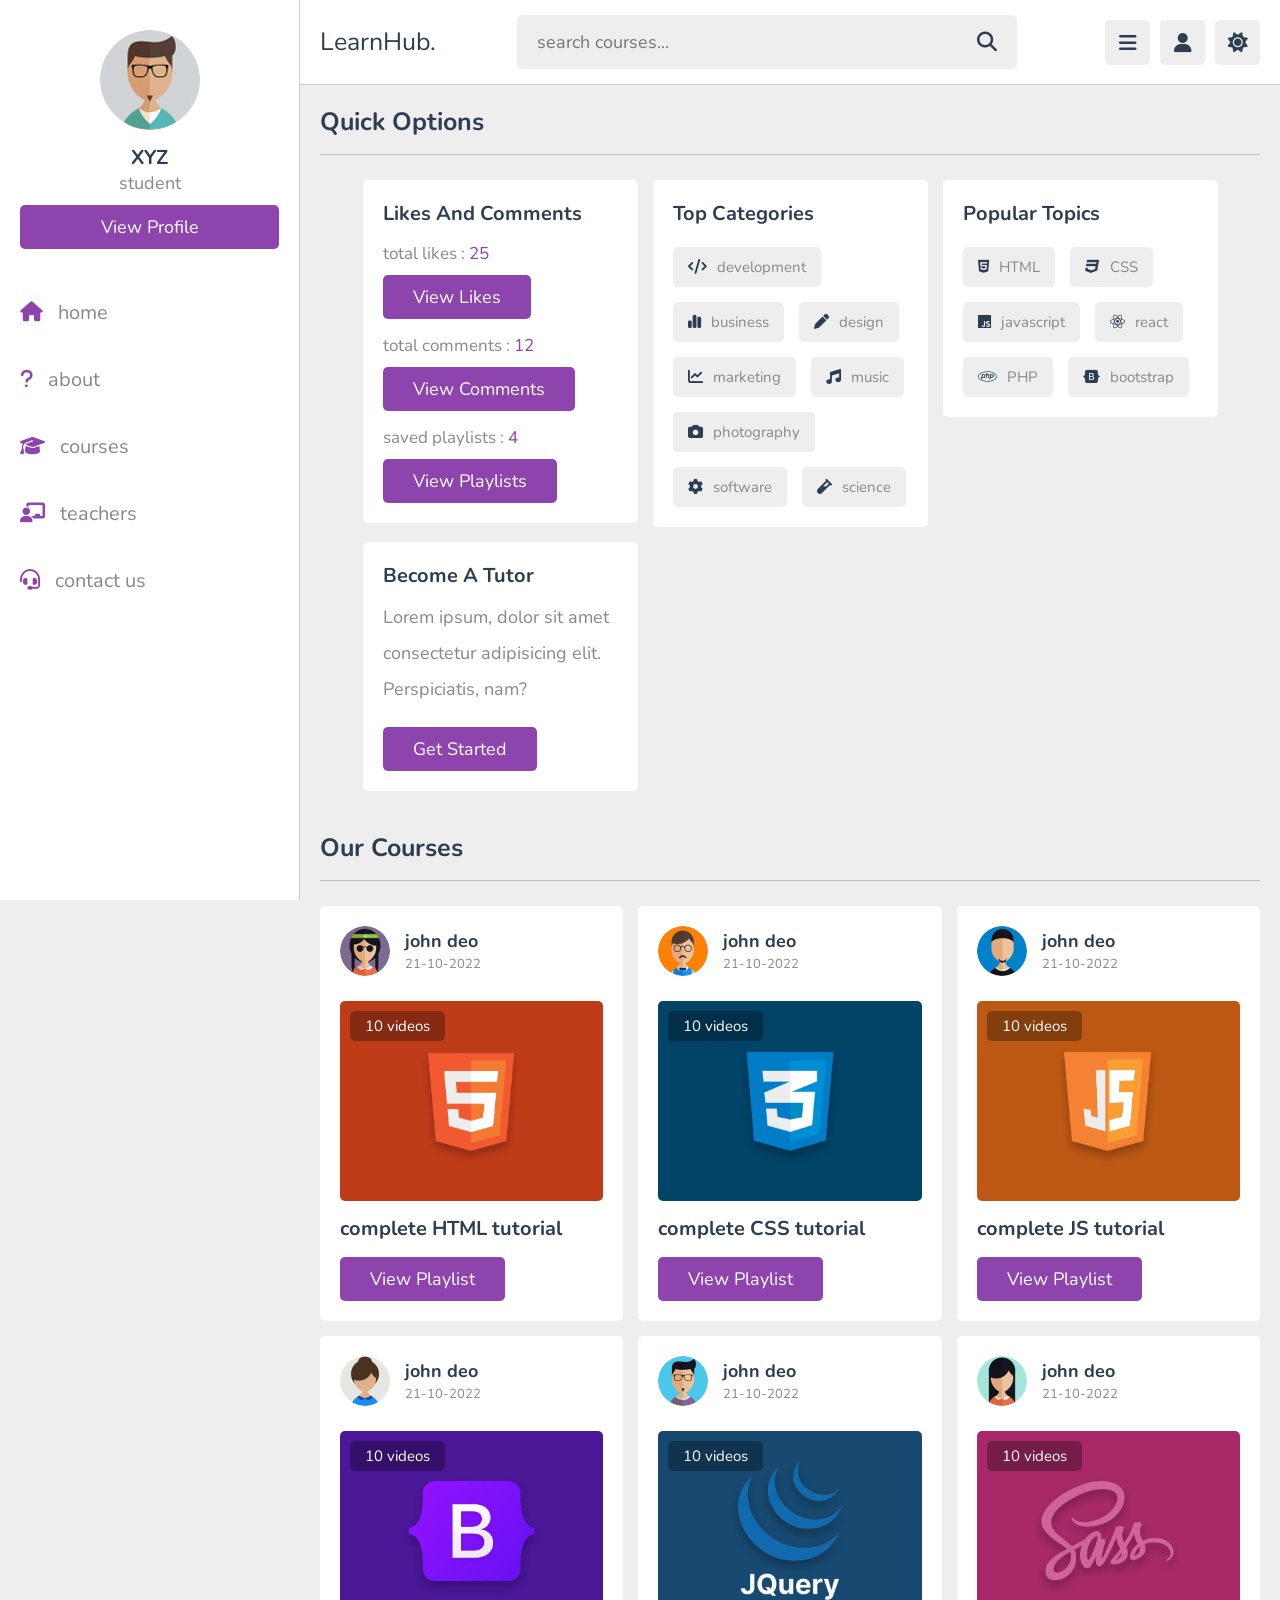
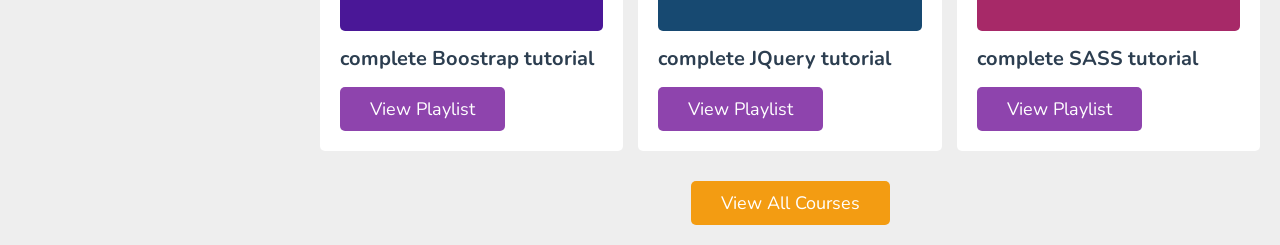
<file: index.html>
<!DOCTYPE html>
<html lang="en">
<head>
   <meta charset="UTF-8">
   <meta http-equiv="X-UA-Compatible" content="IE=edge">
   <meta name="viewport" content="width=device-width, initial-scale=1.0">
   <title>home</title>

   <!-- font awesome cdn link  -->
   <link rel="stylesheet" href="https://cdnjs.cloudflare.com/ajax/libs/font-awesome/6.1.2/css/all.min.css">

   <!-- custom css file link  -->
   <link rel="stylesheet" href="css/style.css">

</head>
<body>

<header class="header">
   
   <section class="flex">

      <a href="home.html" class="logo">LearnHub.</a>

      <form action="search.html" method="post" class="search-form">
         <input type="text" name="search_box" required placeholder="search courses..." maxlength="100">
         <button type="submit" class="fas fa-search"></button>
      </form>

      <div class="icons">
         <div id="menu-btn" class="fas fa-bars"></div>
         <div id="search-btn" class="fas fa-search"></div>
         <div id="user-btn" class="fas fa-user"></div>
         <div id="toggle-btn" class="fas fa-sun"></div>
      </div>

      <div class="profile">
         <img src="images/pic-1.jpg" class="image" alt="">
         <h3 class="name">XYZ</h3>
         <p class="role">student</p>
         <a href="profile.html" class="btn">view profile</a>
         <div class="flex-btn">
            <a href="login.html" class="option-btn">login</a>
            <a href="register.html" class="option-btn">register</a>
         </div>
      </div>

   </section>

</header>   

<div class="side-bar">

   <div id="close-btn">
      <i class="fas fa-times"></i>
   </div>

   <div class="profile">
      <img src="images/pic-1.jpg" class="image" alt="">
      <h3 class="name">XYZ</h3>
      <p class="role">student</p>
      <a href="profile.html" class="btn">view profile</a>
   </div>

   <nav class="navbar">
      <a href="index.html"><i class="fas fa-home"></i><span>home</span></a>
      <a href="about.html"><i class="fas fa-question"></i><span>about</span></a>
      <a href="courses.html"><i class="fas fa-graduation-cap"></i><span>courses</span></a>
      <a href="teachers.html"><i class="fas fa-chalkboard-user"></i><span>teachers</span></a>
      <a href="contact.html"><i class="fas fa-headset"></i><span>contact us</span></a>
   </nav>

</div>

<section class="home-grid">

   <h1 class="heading">quick options</h1>

   <div class="box-container">

      <div class="box">
         <h3 class="title">likes and comments</h3>
         <p class="likes">total likes : <span>25</span></p>
         <a href="#" class="inline-btn">view likes</a>
         <p class="likes">total comments : <span>12</span></p>
         <a href="#" class="inline-btn">view comments</a>
         <p class="likes">saved playlists : <span>4</span></p>
         <a href="#" class="inline-btn">view playlists</a>
      </div>

      <div class="box">
         <h3 class="title">top categories</h3>
         <div class="flex">
            <a href="#"><i class="fas fa-code"></i><span>development</span></a>
            <a href="#"><i class="fas fa-chart-simple"></i><span>business</span></a>
            <a href="#"><i class="fas fa-pen"></i><span>design</span></a>
            <a href="#"><i class="fas fa-chart-line"></i><span>marketing</span></a>
            <a href="#"><i class="fas fa-music"></i><span>music</span></a>
            <a href="#"><i class="fas fa-camera"></i><span>photography</span></a>
            <a href="#"><i class="fas fa-cog"></i><span>software</span></a>
            <a href="#"><i class="fas fa-vial"></i><span>science</span></a>
         </div>
      </div>

      <div class="box">
         <h3 class="title">popular topics</h3>
         <div class="flex">
            <a href="#"><i class="fab fa-html5"></i><span>HTML</span></a>
            <a href="#"><i class="fab fa-css3"></i><span>CSS</span></a>
            <a href="#"><i class="fab fa-js"></i><span>javascript</span></a>
            <a href="#"><i class="fab fa-react"></i><span>react</span></a>
            <a href="#"><i class="fab fa-php"></i><span>PHP</span></a>
            <a href="#"><i class="fab fa-bootstrap"></i><span>bootstrap</span></a>
         </div>
      </div>

      <div class="box">
         <h3 class="title">become a tutor</h3>
         <p class="tutor">Lorem ipsum, dolor sit amet consectetur adipisicing elit. Perspiciatis, nam?</p>
         <a href="teachers.html" class="inline-btn">get started</a>
      </div>

   </div>

</section>



<section class="courses">

   <h1 class="heading">our courses</h1>

   <div class="box-container">

      <div class="box">
         <div class="tutor">
            <img src="images/pic-2.jpg" alt="">
            <div class="info">
               <h3>john deo</h3>
               <span>21-10-2022</span>
            </div>
         </div>
         <div class="thumb">
            <img src="images/thumb-1.png" alt="">
            <span>10 videos</span>
         </div>
         <h3 class="title">complete HTML tutorial</h3>
         <a href="playlist.html" class="inline-btn">view playlist</a>
      </div>

      <div class="box">
         <div class="tutor">
            <img src="images/pic-3.jpg" alt="">
            <div class="info">
               <h3>john deo</h3>
               <span>21-10-2022</span>
            </div>
         </div>
         <div class="thumb">
            <img src="images/thumb-2.png" alt="">
            <span>10 videos</span>
         </div>
         <h3 class="title">complete CSS tutorial</h3>
         <a href="playlist.html" class="inline-btn">view playlist</a>
      </div>

      <div class="box">
         <div class="tutor">
            <img src="images/pic-4.jpg" alt="">
            <div class="info">
               <h3>john deo</h3>
               <span>21-10-2022</span>
            </div>
         </div>
         <div class="thumb">
            <img src="images/thumb-3.png" alt="">
            <span>10 videos</span>
         </div>
         <h3 class="title">complete JS tutorial</h3>
         <a href="playlist.html" class="inline-btn">view playlist</a>
      </div>

      <div class="box">
         <div class="tutor">
            <img src="images/pic-5.jpg" alt="">
            <div class="info">
               <h3>john deo</h3>
               <span>21-10-2022</span>
            </div>
         </div>
         <div class="thumb">
            <img src="images/thumb-4.png" alt="">
            <span>10 videos</span>
         </div>
         <h3 class="title">complete Boostrap tutorial</h3>
         <a href="playlist.html" class="inline-btn">view playlist</a>
      </div>

      <div class="box">
         <div class="tutor">
            <img src="images/pic-6.jpg" alt="">
            <div class="info">
               <h3>john deo</h3>
               <span>21-10-2022</span>
            </div>
         </div>
         <div class="thumb">
            <img src="images/thumb-5.png" alt="">
            <span>10 videos</span>
         </div>
         <h3 class="title">complete JQuery tutorial</h3>
         <a href="playlist.html" class="inline-btn">view playlist</a>
      </div>

      <div class="box">
         <div class="tutor">
            <img src="images/pic-7.jpg" alt="">
            <div class="info">
               <h3>john deo</h3>
               <span>21-10-2022</span>
            </div>
         </div>
         <div class="thumb">
            <img src="images/thumb-6.png" alt="">
            <span>10 videos</span>
         </div>
         <h3 class="title">complete SASS tutorial</h3>
         <a href="playlist.html" class="inline-btn">view playlist</a>
      </div>

   </div>

   <div class="more-btn">
      <a href="courses.html" class="inline-option-btn">view all courses</a>
   </div>

</section>


<!-- custom js file link  -->
<script src="js/script.js"></script>

   
</body>
</html>
</file>
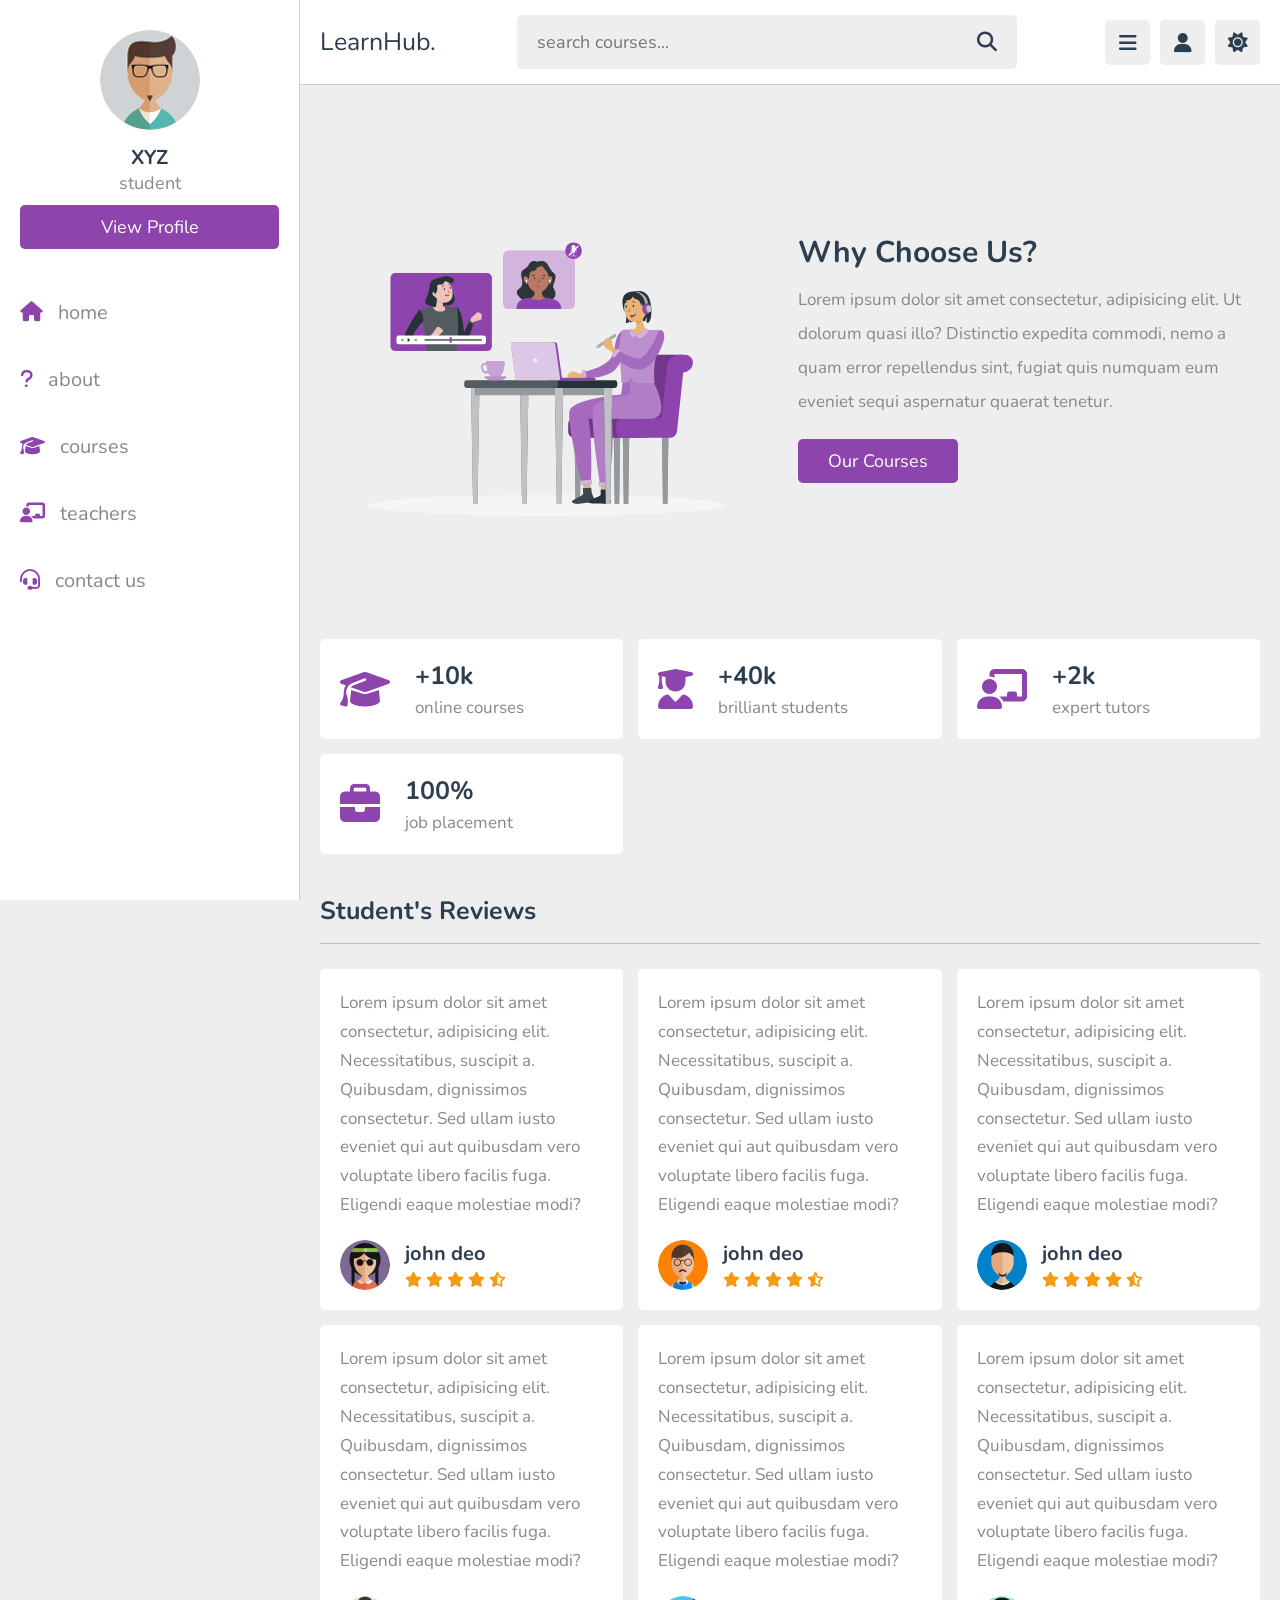
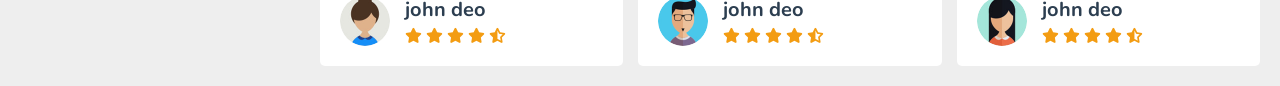
<file: about.html>
<!DOCTYPE html>
<html lang="en">
<head>
   <meta charset="UTF-8">
   <meta http-equiv="X-UA-Compatible" content="IE=edge">
   <meta name="viewport" content="width=device-width, initial-scale=1.0">
   <title>about us</title>

   <!-- font awesome cdn link  -->
   <link rel="stylesheet" href="https://cdnjs.cloudflare.com/ajax/libs/font-awesome/6.1.2/css/all.min.css">

   <!-- custom css file link  -->
   <link rel="stylesheet" href="css/style.css">

</head>
<body>

<header class="header">
   
   <section class="flex">

      <a href="index.html" class="logo">LearnHub.</a>

      <form action="search.html" method="post" class="search-form">
         <input type="text" name="search_box" required placeholder="search courses..." maxlength="100">
         <button type="submit" class="fas fa-search"></button>
      </form>

      <div class="icons">
         <div id="menu-btn" class="fas fa-bars"></div>
         <div id="search-btn" class="fas fa-search"></div>
         <div id="user-btn" class="fas fa-user"></div>
         <div id="toggle-btn" class="fas fa-sun"></div>
      </div>

      <div class="profile">
         <img src="images/pic-1.jpg" class="image" alt="">
         <h3 class="name">XYZ</h3>
         <p class="role">student</p>
         <a href="profile.html" class="btn">view profile</a>
         <div class="flex-btn">
            <a href="login.html" class="option-btn">login</a>
            <a href="register.html" class="option-btn">register</a>
         </div>
      </div>

   </section>

</header>   

<div class="side-bar">

   <div id="close-btn">
      <i class="fas fa-times"></i>
   </div>

   <div class="profile">
      <img src="images/pic-1.jpg" class="image" alt="">
      <h3 class="name">XYZ</h3>
      <p class="role">student</p>
      <a href="profile.html" class="btn">view profile</a>
   </div>

   <nav class="navbar">
      <a href="index.html"><i class="fas fa-home"></i><span>home</span></a>
      <a href="about.html"><i class="fas fa-question"></i><span>about</span></a>
      <a href="courses.html"><i class="fas fa-graduation-cap"></i><span>courses</span></a>
      <a href="teachers.html"><i class="fas fa-chalkboard-user"></i><span>teachers</span></a>
      <a href="contact.html"><i class="fas fa-headset"></i><span>contact us</span></a>
   </nav>

</div>

<section class="about">

   <div class="row">

      <div class="image">
         <img src="images/about-img.svg" alt="">
      </div>

      <div class="content">
         <h3>why choose us?</h3>
         <p>Lorem ipsum dolor sit amet consectetur, adipisicing elit. Ut dolorum quasi illo? Distinctio expedita commodi, nemo a quam error repellendus sint, fugiat quis numquam eum eveniet sequi aspernatur quaerat tenetur.</p>
         <a href="courses.html" class="inline-btn">our courses</a>
      </div>

   </div>

   <div class="box-container">

      <div class="box">
         <i class="fas fa-graduation-cap"></i>
         <div>
            <h3>+10k</h3>
            <p>online courses</p>
         </div>
      </div>

      <div class="box">
         <i class="fas fa-user-graduate"></i>
         <div>
            <h3>+40k</h3>
            <p>brilliant students</p>
         </div>
      </div>

      <div class="box">
         <i class="fas fa-chalkboard-user"></i>
         <div>
            <h3>+2k</h3>
            <p>expert tutors</p>
         </div>
      </div>

      <div class="box">
         <i class="fas fa-briefcase"></i>
         <div>
            <h3>100%</h3>
            <p>job placement</p>
         </div>
      </div>

   </div>

</section> 

<section class="reviews">

   <h1 class="heading">student's reviews</h1>

   <div class="box-container">

      <div class="box">
         <p>Lorem ipsum dolor sit amet consectetur, adipisicing elit. Necessitatibus, suscipit a. Quibusdam, dignissimos consectetur. Sed ullam iusto eveniet qui aut quibusdam vero voluptate libero facilis fuga. Eligendi eaque molestiae modi?</p>
         <div class="student">
            <img src="images/pic-2.jpg" alt="">
            <div>
               <h3>john deo</h3>
               <div class="stars">
                  <i class="fas fa-star"></i>
                  <i class="fas fa-star"></i>
                  <i class="fas fa-star"></i>
                  <i class="fas fa-star"></i>
                  <i class="fas fa-star-half-alt"></i>
               </div>
            </div>
         </div>
      </div>

      <div class="box">
         <p>Lorem ipsum dolor sit amet consectetur, adipisicing elit. Necessitatibus, suscipit a. Quibusdam, dignissimos consectetur. Sed ullam iusto eveniet qui aut quibusdam vero voluptate libero facilis fuga. Eligendi eaque molestiae modi?</p>
         <div class="student">
            <img src="images/pic-3.jpg" alt="">
            <div>
               <h3>john deo</h3>
               <div class="stars">
                  <i class="fas fa-star"></i>
                  <i class="fas fa-star"></i>
                  <i class="fas fa-star"></i>
                  <i class="fas fa-star"></i>
                  <i class="fas fa-star-half-alt"></i>
               </div>
            </div>
         </div>
      </div>

      <div class="box">
         <p>Lorem ipsum dolor sit amet consectetur, adipisicing elit. Necessitatibus, suscipit a. Quibusdam, dignissimos consectetur. Sed ullam iusto eveniet qui aut quibusdam vero voluptate libero facilis fuga. Eligendi eaque molestiae modi?</p>
         <div class="student">
            <img src="images/pic-4.jpg" alt="">
            <div>
               <h3>john deo</h3>
               <div class="stars">
                  <i class="fas fa-star"></i>
                  <i class="fas fa-star"></i>
                  <i class="fas fa-star"></i>
                  <i class="fas fa-star"></i>
                  <i class="fas fa-star-half-alt"></i>
               </div>
            </div>
         </div>
      </div>

      <div class="box">
         <p>Lorem ipsum dolor sit amet consectetur, adipisicing elit. Necessitatibus, suscipit a. Quibusdam, dignissimos consectetur. Sed ullam iusto eveniet qui aut quibusdam vero voluptate libero facilis fuga. Eligendi eaque molestiae modi?</p>
         <div class="student">
            <img src="images/pic-5.jpg" alt="">
            <div>
               <h3>john deo</h3>
               <div class="stars">
                  <i class="fas fa-star"></i>
                  <i class="fas fa-star"></i>
                  <i class="fas fa-star"></i>
                  <i class="fas fa-star"></i>
                  <i class="fas fa-star-half-alt"></i>
               </div>
            </div>
         </div>
      </div>

      <div class="box">
         <p>Lorem ipsum dolor sit amet consectetur, adipisicing elit. Necessitatibus, suscipit a. Quibusdam, dignissimos consectetur. Sed ullam iusto eveniet qui aut quibusdam vero voluptate libero facilis fuga. Eligendi eaque molestiae modi?</p>
         <div class="student">
            <img src="images/pic-6.jpg" alt="">
            <div>
               <h3>john deo</h3>
               <div class="stars">
                  <i class="fas fa-star"></i>
                  <i class="fas fa-star"></i>
                  <i class="fas fa-star"></i>
                  <i class="fas fa-star"></i>
                  <i class="fas fa-star-half-alt"></i>
               </div>
            </div>
         </div>
      </div>

      <div class="box">
         <p>Lorem ipsum dolor sit amet consectetur, adipisicing elit. Necessitatibus, suscipit a. Quibusdam, dignissimos consectetur. Sed ullam iusto eveniet qui aut quibusdam vero voluptate libero facilis fuga. Eligendi eaque molestiae modi?</p>
         <div class="student">
            <img src="images/pic-7.jpg" alt="">
            <div>
               <h3>john deo</h3>
               <div class="stars">
                  <i class="fas fa-star"></i>
                  <i class="fas fa-star"></i>
                  <i class="fas fa-star"></i>
                  <i class="fas fa-star"></i>
                  <i class="fas fa-star-half-alt"></i>
               </div>
            </div>
         </div>
      </div>

   </div>

</section>

<!-- custom js file link  -->
<script src="js/script.js"></script>

   
</body>
</html>
</file>
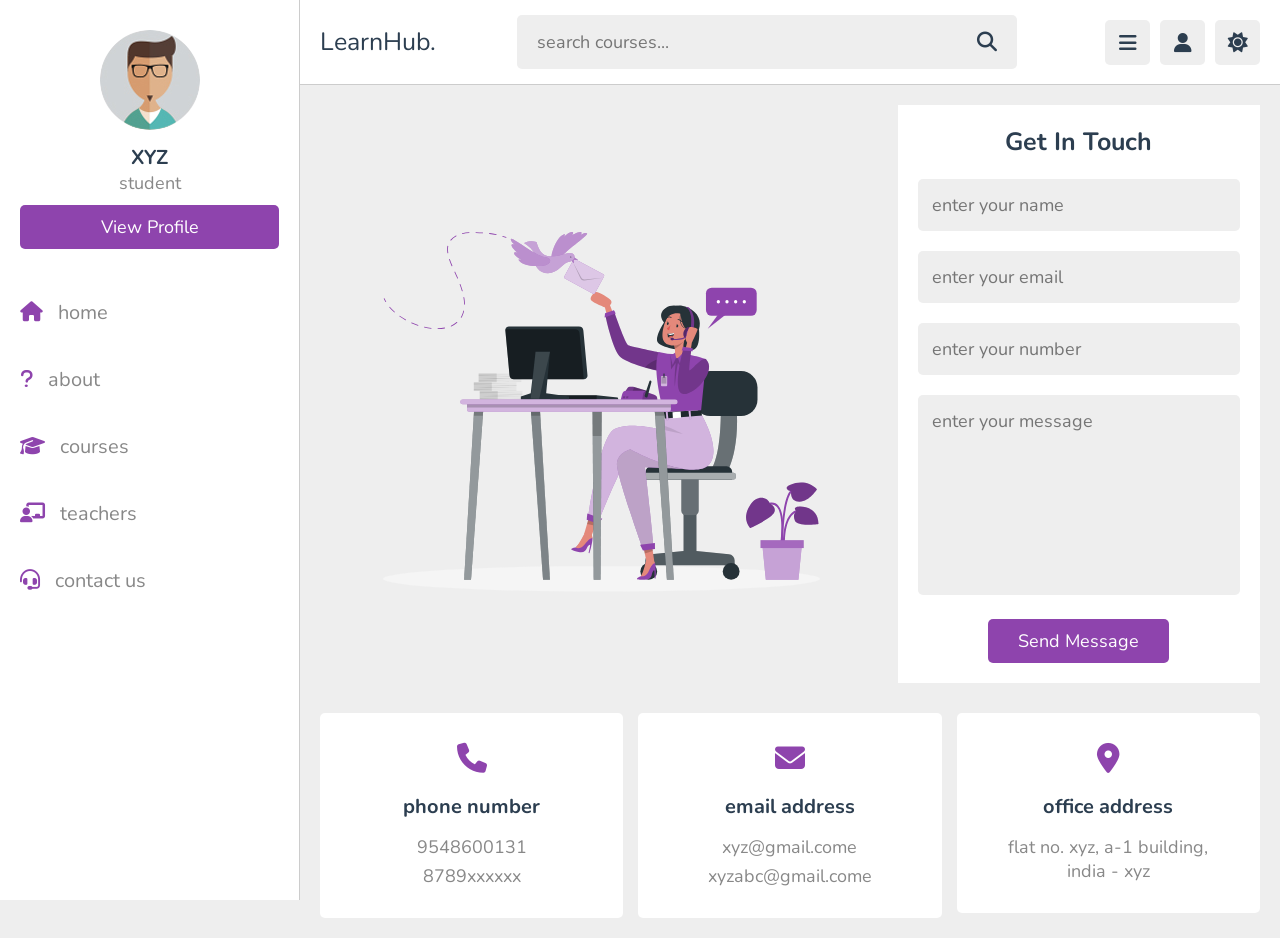
<file: contact.html>
<!DOCTYPE html>
<html lang="en">
<head>
   <meta charset="UTF-8">
   <meta http-equiv="X-UA-Compatible" content="IE=edge">
   <meta name="viewport" content="width=device-width, initial-scale=1.0">
   <title>contact us</title>

   <!-- font awesome cdn link  -->
   <link rel="stylesheet" href="https://cdnjs.cloudflare.com/ajax/libs/font-awesome/6.1.2/css/all.min.css">

   <!-- custom css file link  -->
   <link rel="stylesheet" href="css/style.css">

</head>
<body>

<header class="header">
   
   <section class="flex">

      <a href="index.html" class="logo">LearnHub.</a>

      <form action="search.html" method="post" class="search-form">
         <input type="text" name="search_box" required placeholder="search courses..." maxlength="100">
         <button type="submit" class="fas fa-search"></button>
      </form>

      <div class="icons">
         <div id="menu-btn" class="fas fa-bars"></div>
         <div id="search-btn" class="fas fa-search"></div>
         <div id="user-btn" class="fas fa-user"></div>
         <div id="toggle-btn" class="fas fa-sun"></div>
      </div>

      <div class="profile">
         <img src="images/pic-1.jpg" class="image" alt="">
         <h3 class="name">XYZ</h3>
         <p class="role">student</p>
         <a href="profile.html" class="btn">view profile</a>
         <div class="flex-btn">
            <a href="login.html" class="option-btn">login</a>
            <a href="register.html" class="option-btn">register</a>
         </div>
      </div>

   </section>

</header>   

<div class="side-bar">

   <div id="close-btn">
      <i class="fas fa-times"></i>
   </div>

   <div class="profile">
      <img src="images/pic-1.jpg" class="image" alt="">
      <h3 class="name">XYZ</h3>
      <p class="role">student</p>
      <a href="profile.html" class="btn">view profile</a>
   </div>

   <nav class="navbar">
      <a href="index.html"><i class="fas fa-home"></i><span>home</span></a>
      <a href="about.html"><i class="fas fa-question"></i><span>about</span></a>
      <a href="courses.html"><i class="fas fa-graduation-cap"></i><span>courses</span></a>
      <a href="teachers.html"><i class="fas fa-chalkboard-user"></i><span>teachers</span></a>
      <a href="contact.html"><i class="fas fa-headset"></i><span>contact us</span></a>
   </nav>

</div>

<section class="contact">

   <div class="row">

      <div class="image">
         <img src="images/contact-img.svg" alt="">
      </div>

      <form action="" method="post">
         <h3>get in touch</h3>
         <input type="text" placeholder="enter your name" name="name" required maxlength="50" class="box">
         <input type="email" placeholder="enter your email" name="email" required maxlength="50" class="box">
         <input type="number" placeholder="enter your number" name="number" required maxlength="50" class="box">
         <textarea name="msg" class="box" placeholder="enter your message" required maxlength="1000" cols="30" rows="10"></textarea>
         <input type="submit" value="send message" class="inline-btn" name="submit">
      </form>

   </div>

   <div class="box-container">

      <div class="box">
         <i class="fas fa-phone"></i>
         <h3>phone number</h3>
         <a href="tel:9548600131">9548600131</a>
         <a href="tel:8789455624">8789xxxxxx</a>
      </div>
      
      <div class="box">
         <i class="fas fa-envelope"></i>
         <h3>email address</h3>
         <a href="mailto:xyz@gmail.com">xyz@gmail.come</a>
         <a href="mailto:xyzabc@gmail.com">xyzabc@gmail.come</a>
      </div>

      <div class="box">
         <i class="fas fa-map-marker-alt"></i>
         <h3>office address</h3>
         <a href="#">flat no. xyz, a-1 building, india - xyz</a>
      </div>

   </div>

</section>

<!-- custom js file link  -->
<script src="js/script.js"></script>

   
</body>
</html>
</file>
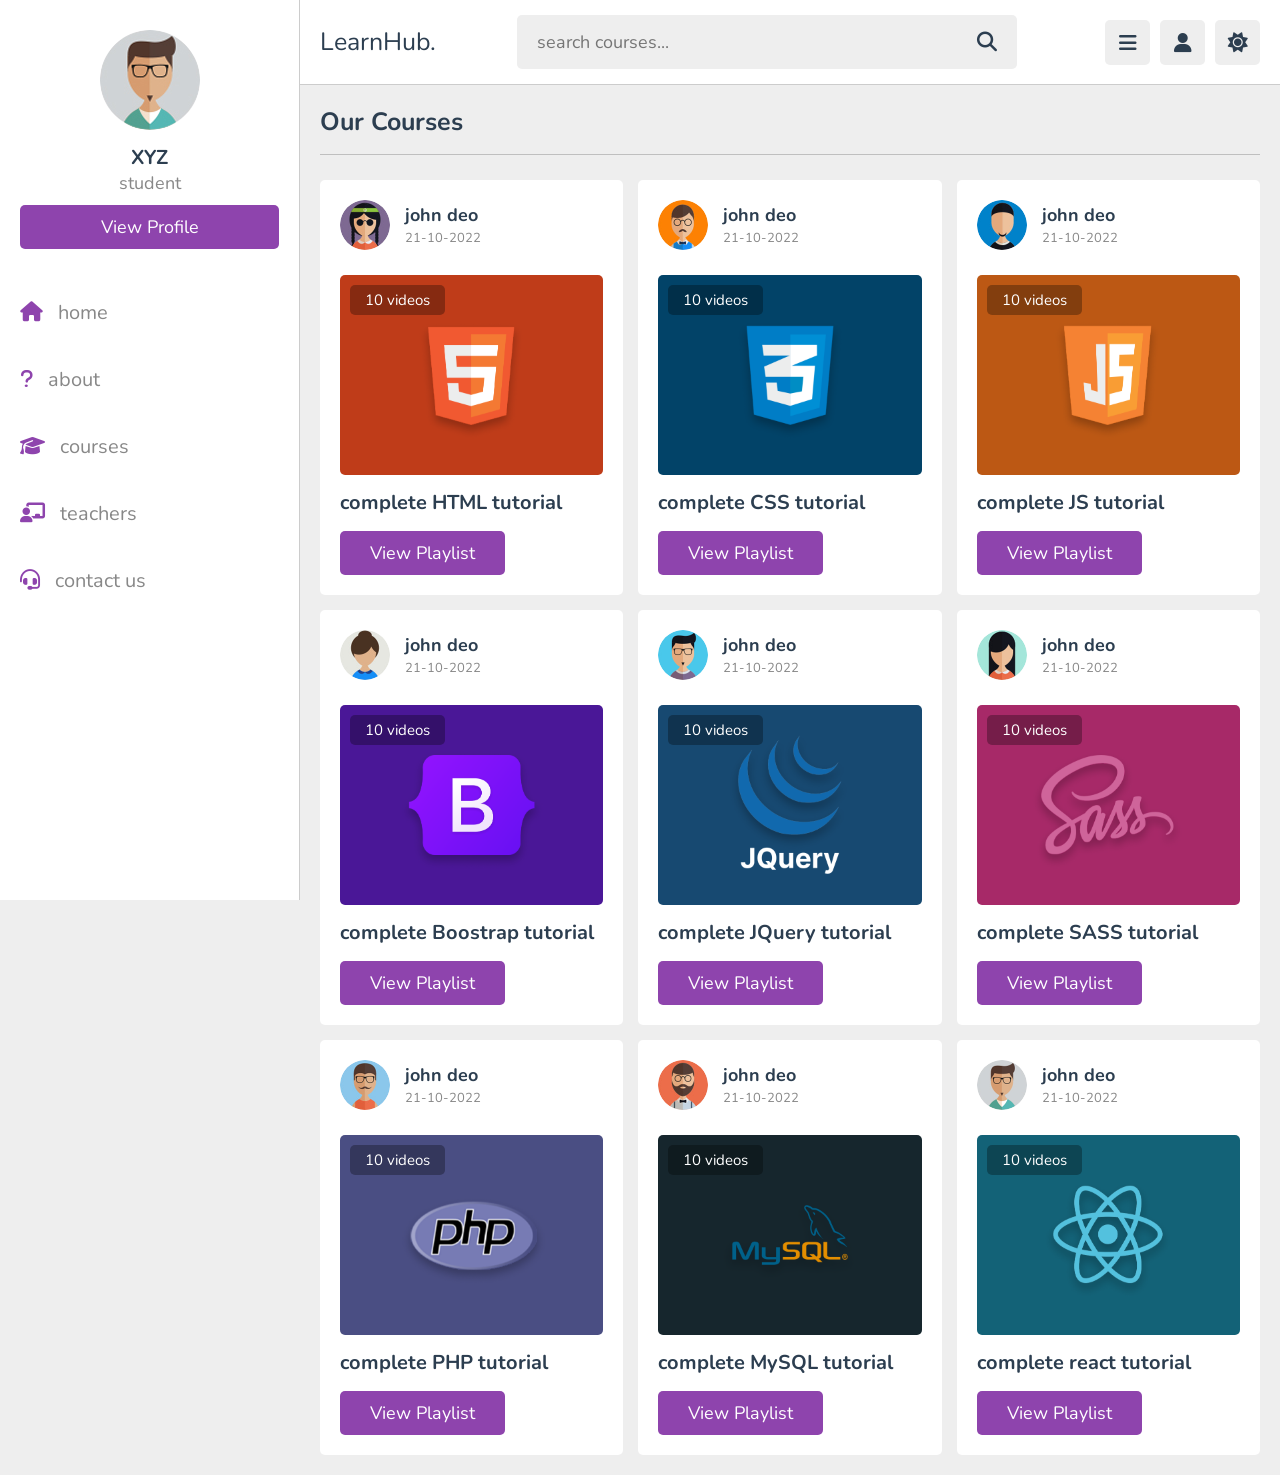
<file: courses.html>
<!DOCTYPE html>
<html lang="en">
<head>
   <meta charset="UTF-8">
   <meta http-equiv="X-UA-Compatible" content="IE=edge">
   <meta name="viewport" content="width=device-width, initial-scale=1.0">
   <title>courses</title>

   <!-- font awesome cdn link  -->
   <link rel="stylesheet" href="https://cdnjs.cloudflare.com/ajax/libs/font-awesome/6.1.2/css/all.min.css">

   <!-- custom css file link  -->
   <link rel="stylesheet" href="css/style.css">

</head>
<body>

<header class="header">
   
   <section class="flex">

      <a href="index.html" class="logo">LearnHub.</a>

      <form action="search.html" method="post" class="search-form">
         <input type="text" name="search_box" required placeholder="search courses..." maxlength="100">
         <button type="submit" class="fas fa-search"></button>
      </form>

      <div class="icons">
         <div id="menu-btn" class="fas fa-bars"></div>
         <div id="search-btn" class="fas fa-search"></div>
         <div id="user-btn" class="fas fa-user"></div>
         <div id="toggle-btn" class="fas fa-sun"></div>
      </div>

      <div class="profile">
         <img src="images/pic-1.jpg" class="image" alt="">
         <h3 class="name">XYZ</h3>
         <p class="role">student</p>
         <a href="profile.html" class="btn">view profile</a>
         <div class="flex-btn">
            <a href="login.html" class="option-btn">login</a>
            <a href="register.html" class="option-btn">register</a>
         </div>
      </div>

   </section>

</header>   

<div class="side-bar">

   <div id="close-btn">
      <i class="fas fa-times"></i>
   </div>

   <div class="profile">
      <img src="images/pic-1.jpg" class="image" alt="">
      <h3 class="name">XYZ</h3>
      <p class="role">student</p>
      <a href="profile.html" class="btn">view profile</a>
   </div>

   <nav class="navbar">
      <a href="index.html"><i class="fas fa-home"></i><span>home</span></a>
      <a href="about.html"><i class="fas fa-question"></i><span>about</span></a>
      <a href="courses.html"><i class="fas fa-graduation-cap"></i><span>courses</span></a>
      <a href="teachers.html"><i class="fas fa-chalkboard-user"></i><span>teachers</span></a>
      <a href="contact.html"><i class="fas fa-headset"></i><span>contact us</span></a>
   </nav>

</div>

<section class="courses">

   <h1 class="heading">our courses</h1>

   <div class="box-container">

      <div class="box">
         <div class="tutor">
            <img src="images/pic-2.jpg" alt="">
            <div class="info">
               <h3>john deo</h3>
               <span>21-10-2022</span>
            </div>
         </div>
         <div class="thumb">
            <img src="images/thumb-1.png" alt="">
            <span>10 videos</span>
         </div>
         <h3 class="title">complete HTML tutorial</h3>
         <a href="playlist.html" class="inline-btn">view playlist</a>
      </div>

      <div class="box">
         <div class="tutor">
            <img src="images/pic-3.jpg" alt="">
            <div class="info">
               <h3>john deo</h3>
               <span>21-10-2022</span>
            </div>
         </div>
         <div class="thumb">
            <img src="images/thumb-2.png" alt="">
            <span>10 videos</span>
         </div>
         <h3 class="title">complete CSS tutorial</h3>
         <a href="playlist.html" class="inline-btn">view playlist</a>
      </div>

      <div class="box">
         <div class="tutor">
            <img src="images/pic-4.jpg" alt="">
            <div class="info">
               <h3>john deo</h3>
               <span>21-10-2022</span>
            </div>
         </div>
         <div class="thumb">
            <img src="images/thumb-3.png" alt="">
            <span>10 videos</span>
         </div>
         <h3 class="title">complete JS tutorial</h3>
         <a href="playlist.html" class="inline-btn">view playlist</a>
      </div>

      <div class="box">
         <div class="tutor">
            <img src="images/pic-5.jpg" alt="">
            <div class="info">
               <h3>john deo</h3>
               <span>21-10-2022</span>
            </div>
         </div>
         <div class="thumb">
            <img src="images/thumb-4.png" alt="">
            <span>10 videos</span>
         </div>
         <h3 class="title">complete Boostrap tutorial</h3>
         <a href="playlist.html" class="inline-btn">view playlist</a>
      </div>

      <div class="box">
         <div class="tutor">
            <img src="images/pic-6.jpg" alt="">
            <div class="info">
               <h3>john deo</h3>
               <span>21-10-2022</span>
            </div>
         </div>
         <div class="thumb">
            <img src="images/thumb-5.png" alt="">
            <span>10 videos</span>
         </div>
         <h3 class="title">complete JQuery tutorial</h3>
         <a href="playlist.html" class="inline-btn">view playlist</a>
      </div>

      <div class="box">
         <div class="tutor">
            <img src="images/pic-7.jpg" alt="">
            <div class="info">
               <h3>john deo</h3>
               <span>21-10-2022</span>
            </div>
         </div>
         <div class="thumb">
            <img src="images/thumb-6.png" alt="">
            <span>10 videos</span>
         </div>
         <h3 class="title">complete SASS tutorial</h3>
         <a href="playlist.html" class="inline-btn">view playlist</a>
      </div>

      <div class="box">
         <div class="tutor">
            <img src="images/pic-8.jpg" alt="">
            <div class="info">
               <h3>john deo</h3>
               <span>21-10-2022</span>
            </div>
         </div>
         <div class="thumb">
            <img src="images/thumb-7.png" alt="">
            <span>10 videos</span>
         </div>
         <h3 class="title">complete PHP tutorial</h3>
         <a href="playlist.html" class="inline-btn">view playlist</a>
      </div>

      <div class="box">
         <div class="tutor">
            <img src="images/pic-9.jpg" alt="">
            <div class="info">
               <h3>john deo</h3>
               <span>21-10-2022</span>
            </div>
         </div>
         <div class="thumb">
            <img src="images/thumb-8.png" alt="">
            <span>10 videos</span>
         </div>
         <h3 class="title">complete MySQL tutorial</h3>
         <a href="playlist.html" class="inline-btn">view playlist</a>
      </div>

      <div class="box">
         <div class="tutor">
            <img src="images/pic-1.jpg" alt="">
            <div class="info">
               <h3>john deo</h3>
               <span>21-10-2022</span>
            </div>
         </div>
         <div class="thumb">
            <img src="images/thumb-9.png" alt="">
            <span>10 videos</span>
         </div>
         <h3 class="title">complete react tutorial</h3>
         <a href="playlist.html" class="inline-btn">view playlist</a>
      </div>

   </div>

</section>

<!-- custom js file link  -->
<script src="js/script.js"></script>

   
</body>
</html>
</file>
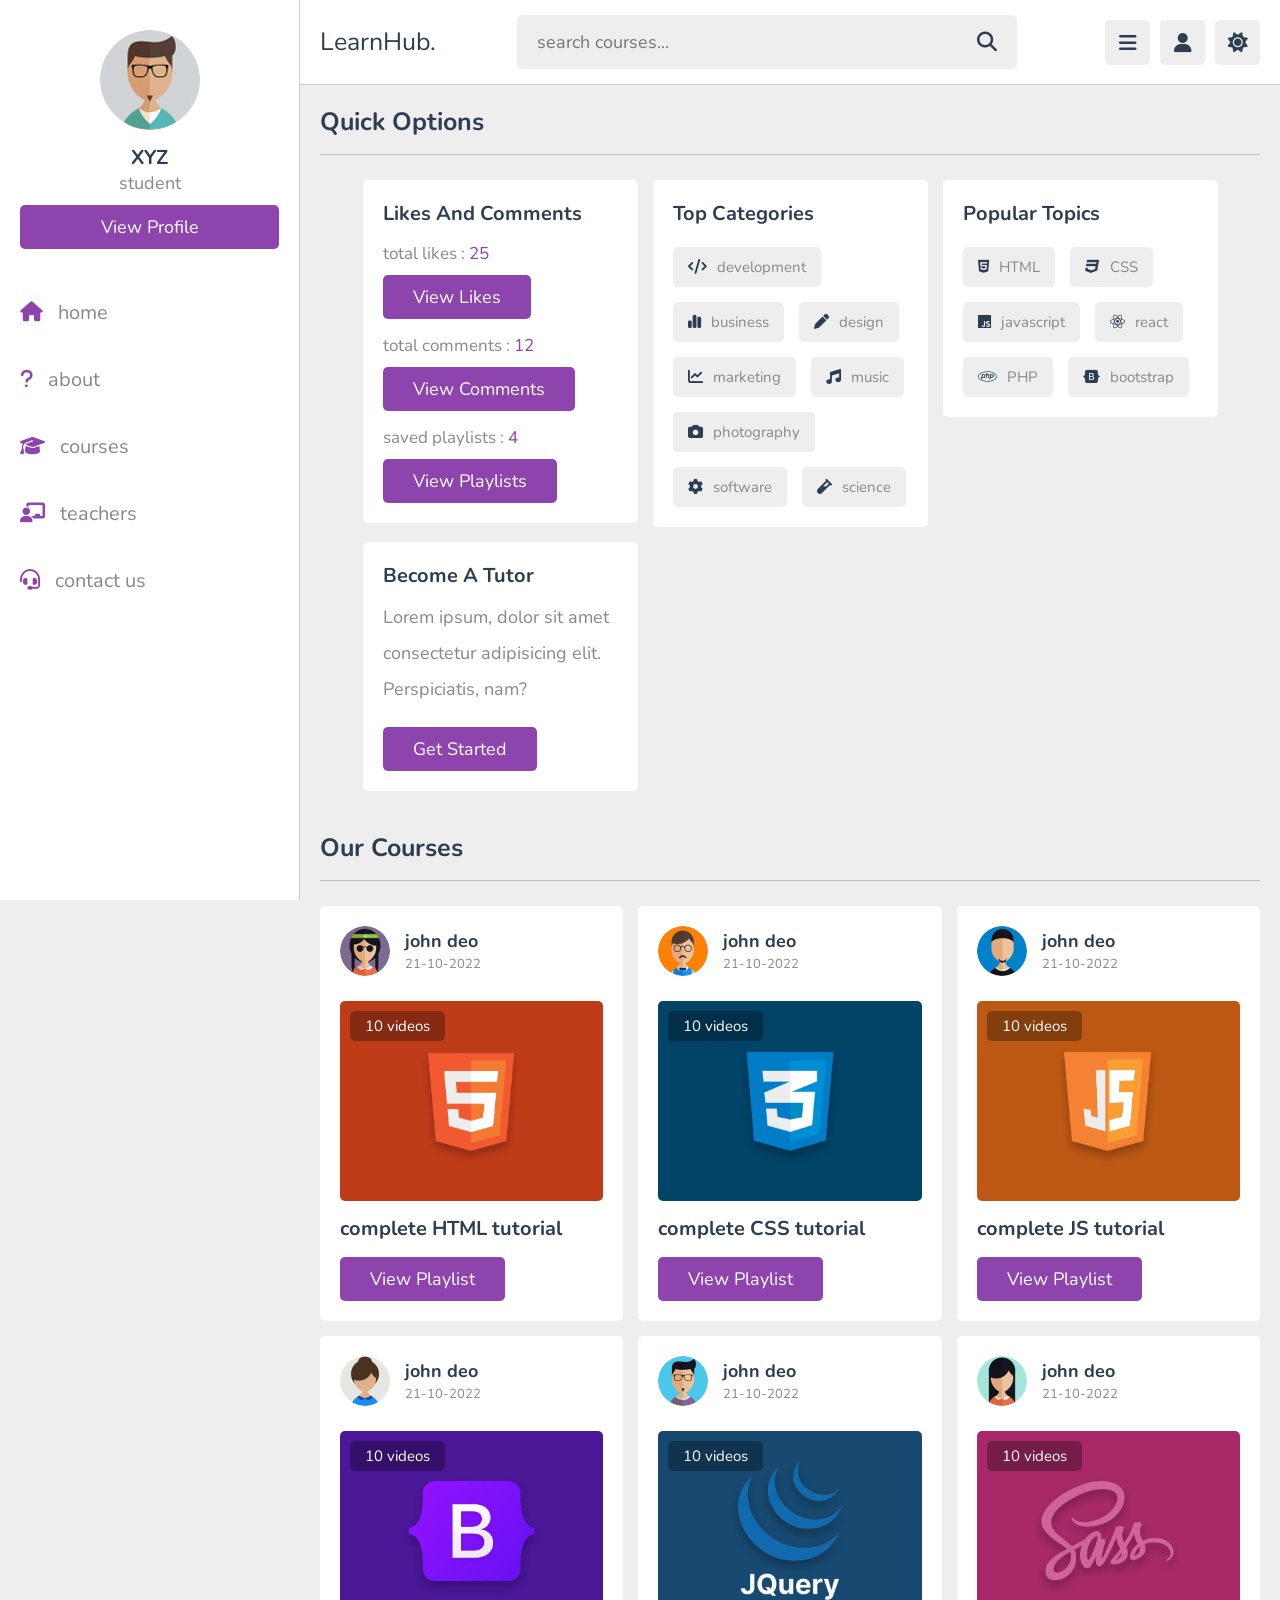
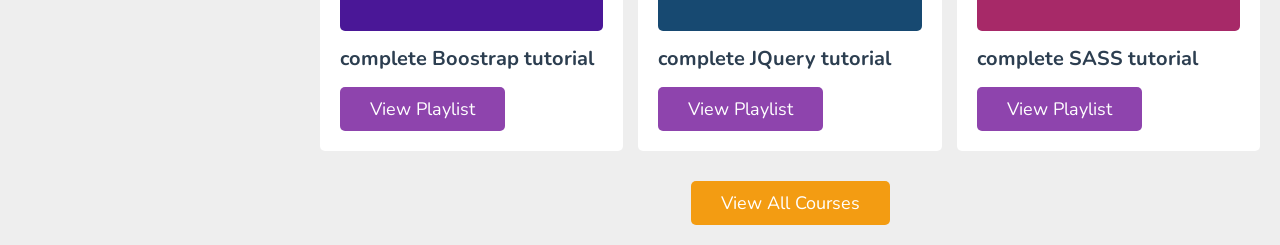
<file: home.html>
<!DOCTYPE html>
<html lang="en">
<head>
   <meta charset="UTF-8">
   <meta http-equiv="X-UA-Compatible" content="IE=edge">
   <meta name="viewport" content="width=device-width, initial-scale=1.0">
   <title>home</title>

   <!-- font awesome cdn link  -->
   <link rel="stylesheet" href="https://cdnjs.cloudflare.com/ajax/libs/font-awesome/6.1.2/css/all.min.css">

   <!-- custom css file link  -->
   <link rel="stylesheet" href="css/style.css">

</head>
<body>

<header class="header">
   
   <section class="flex">

      <a href="home.html" class="logo">LearnHub.</a>

      <form action="search.html" method="post" class="search-form">
         <input type="text" name="search_box" required placeholder="search courses..." maxlength="100">
         <button type="submit" class="fas fa-search"></button>
      </form>

      <div class="icons">
         <div id="menu-btn" class="fas fa-bars"></div>
         <div id="search-btn" class="fas fa-search"></div>
         <div id="user-btn" class="fas fa-user"></div>
         <div id="toggle-btn" class="fas fa-sun"></div>
      </div>

      <div class="profile">
         <img src="images/pic-1.jpg" class="image" alt="">
         <h3 class="name">XYZ</h3>
         <p class="role">student</p>
         <a href="profile.html" class="btn">view profile</a>
         <div class="flex-btn">
            <a href="login.html" class="option-btn">login</a>
            <a href="register.html" class="option-btn">register</a>
         </div>
      </div>

   </section>

</header>   

<div class="side-bar">

   <div id="close-btn">
      <i class="fas fa-times"></i>
   </div>

   <div class="profile">
      <img src="images/pic-1.jpg" class="image" alt="">
      <h3 class="name">XYZ</h3>
      <p class="role">student</p>
      <a href="profile.html" class="btn">view profile</a>
   </div>

   <nav class="navbar">
      <a href="home.html"><i class="fas fa-home"></i><span>home</span></a>
      <a href="about.html"><i class="fas fa-question"></i><span>about</span></a>
      <a href="courses.html"><i class="fas fa-graduation-cap"></i><span>courses</span></a>
      <a href="teachers.html"><i class="fas fa-chalkboard-user"></i><span>teachers</span></a>
      <a href="contact.html"><i class="fas fa-headset"></i><span>contact us</span></a>
   </nav>

</div>

<section class="home-grid">

   <h1 class="heading">quick options</h1>

   <div class="box-container">

      <div class="box">
         <h3 class="title">likes and comments</h3>
         <p class="likes">total likes : <span>25</span></p>
         <a href="#" class="inline-btn">view likes</a>
         <p class="likes">total comments : <span>12</span></p>
         <a href="#" class="inline-btn">view comments</a>
         <p class="likes">saved playlists : <span>4</span></p>
         <a href="#" class="inline-btn">view playlists</a>
      </div>

      <div class="box">
         <h3 class="title">top categories</h3>
         <div class="flex">
            <a href="#"><i class="fas fa-code"></i><span>development</span></a>
            <a href="#"><i class="fas fa-chart-simple"></i><span>business</span></a>
            <a href="#"><i class="fas fa-pen"></i><span>design</span></a>
            <a href="#"><i class="fas fa-chart-line"></i><span>marketing</span></a>
            <a href="#"><i class="fas fa-music"></i><span>music</span></a>
            <a href="#"><i class="fas fa-camera"></i><span>photography</span></a>
            <a href="#"><i class="fas fa-cog"></i><span>software</span></a>
            <a href="#"><i class="fas fa-vial"></i><span>science</span></a>
         </div>
      </div>

      <div class="box">
         <h3 class="title">popular topics</h3>
         <div class="flex">
            <a href="#"><i class="fab fa-html5"></i><span>HTML</span></a>
            <a href="#"><i class="fab fa-css3"></i><span>CSS</span></a>
            <a href="#"><i class="fab fa-js"></i><span>javascript</span></a>
            <a href="#"><i class="fab fa-react"></i><span>react</span></a>
            <a href="#"><i class="fab fa-php"></i><span>PHP</span></a>
            <a href="#"><i class="fab fa-bootstrap"></i><span>bootstrap</span></a>
         </div>
      </div>

      <div class="box">
         <h3 class="title">become a tutor</h3>
         <p class="tutor">Lorem ipsum, dolor sit amet consectetur adipisicing elit. Perspiciatis, nam?</p>
         <a href="teachers.html" class="inline-btn">get started</a>
      </div>

   </div>

</section>



<section class="courses">

   <h1 class="heading">our courses</h1>

   <div class="box-container">

      <div class="box">
         <div class="tutor">
            <img src="images/pic-2.jpg" alt="">
            <div class="info">
               <h3>john deo</h3>
               <span>21-10-2022</span>
            </div>
         </div>
         <div class="thumb">
            <img src="images/thumb-1.png" alt="">
            <span>10 videos</span>
         </div>
         <h3 class="title">complete HTML tutorial</h3>
         <a href="playlist.html" class="inline-btn">view playlist</a>
      </div>

      <div class="box">
         <div class="tutor">
            <img src="images/pic-3.jpg" alt="">
            <div class="info">
               <h3>john deo</h3>
               <span>21-10-2022</span>
            </div>
         </div>
         <div class="thumb">
            <img src="images/thumb-2.png" alt="">
            <span>10 videos</span>
         </div>
         <h3 class="title">complete CSS tutorial</h3>
         <a href="playlist.html" class="inline-btn">view playlist</a>
      </div>

      <div class="box">
         <div class="tutor">
            <img src="images/pic-4.jpg" alt="">
            <div class="info">
               <h3>john deo</h3>
               <span>21-10-2022</span>
            </div>
         </div>
         <div class="thumb">
            <img src="images/thumb-3.png" alt="">
            <span>10 videos</span>
         </div>
         <h3 class="title">complete JS tutorial</h3>
         <a href="playlist.html" class="inline-btn">view playlist</a>
      </div>

      <div class="box">
         <div class="tutor">
            <img src="images/pic-5.jpg" alt="">
            <div class="info">
               <h3>john deo</h3>
               <span>21-10-2022</span>
            </div>
         </div>
         <div class="thumb">
            <img src="images/thumb-4.png" alt="">
            <span>10 videos</span>
         </div>
         <h3 class="title">complete Boostrap tutorial</h3>
         <a href="playlist.html" class="inline-btn">view playlist</a>
      </div>

      <div class="box">
         <div class="tutor">
            <img src="images/pic-6.jpg" alt="">
            <div class="info">
               <h3>john deo</h3>
               <span>21-10-2022</span>
            </div>
         </div>
         <div class="thumb">
            <img src="images/thumb-5.png" alt="">
            <span>10 videos</span>
         </div>
         <h3 class="title">complete JQuery tutorial</h3>
         <a href="playlist.html" class="inline-btn">view playlist</a>
      </div>

      <div class="box">
         <div class="tutor">
            <img src="images/pic-7.jpg" alt="">
            <div class="info">
               <h3>john deo</h3>
               <span>21-10-2022</span>
            </div>
         </div>
         <div class="thumb">
            <img src="images/thumb-6.png" alt="">
            <span>10 videos</span>
         </div>
         <h3 class="title">complete SASS tutorial</h3>
         <a href="playlist.html" class="inline-btn">view playlist</a>
      </div>

   </div>

   <div class="more-btn">
      <a href="courses.html" class="inline-option-btn">view all courses</a>
   </div>

</section>


<!-- custom js file link  -->
<script src="js/script.js"></script>

   
</body>
</html>
</file>
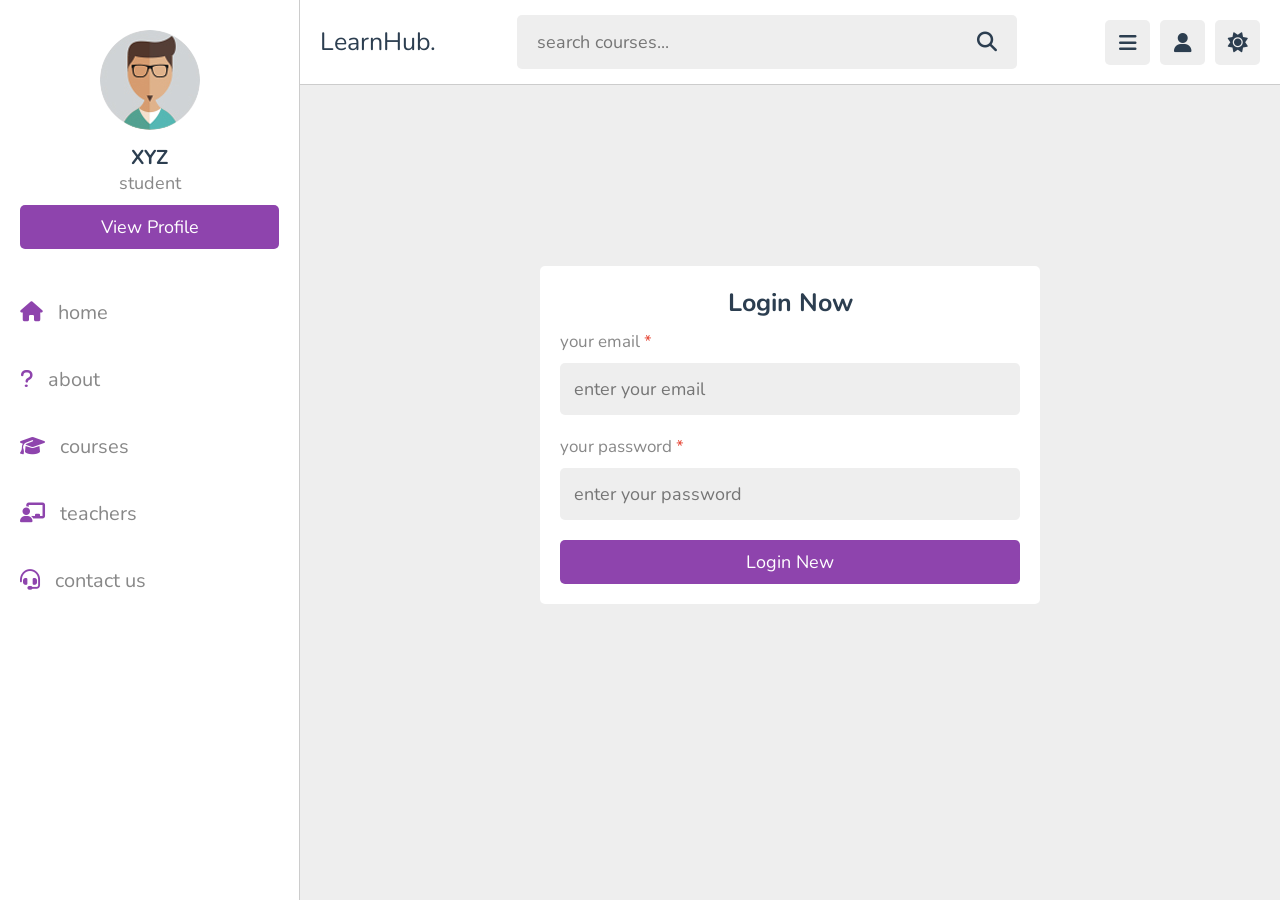
<file: login.html>
<!DOCTYPE html>
<html lang="en">
<head>
   <meta charset="UTF-8">
   <meta http-equiv="X-UA-Compatible" content="IE=edge">
   <meta name="viewport" content="width=device-width, initial-scale=1.0">
   <title>login</title>

   <!-- font awesome cdn link  -->
   <link rel="stylesheet" href="https://cdnjs.cloudflare.com/ajax/libs/font-awesome/6.1.2/css/all.min.css">

   <!-- custom css file link  -->
   <link rel="stylesheet" href="css/style.css">

</head>
<body>

<header class="header">
   
   <section class="flex">

      <a href="index.html" class="logo">LearnHub.</a>

      <form action="search.html" method="post" class="search-form">
         <input type="text" name="search_box" required placeholder="search courses..." maxlength="100">
         <button type="submit" class="fas fa-search"></button>
      </form>

      <div class="icons">
         <div id="menu-btn" class="fas fa-bars"></div>
         <div id="search-btn" class="fas fa-search"></div>
         <div id="user-btn" class="fas fa-user"></div>
         <div id="toggle-btn" class="fas fa-sun"></div>
      </div>

      <div class="profile">
         <img src="images/pic-1.jpg" class="image" alt="">
         <h3 class="name">XYZ</h3>
         <p class="role">student</p>
         <a href="profile.html" class="btn">view profile</a>
         <div class="flex-btn">
            <a href="login.html" class="option-btn">login</a>
            <a href="register.html" class="option-btn">register</a>
         </div>
      </div>

   </section>

</header>   

<div class="side-bar">

   <div id="close-btn">
      <i class="fas fa-times"></i>
   </div>

   <div class="profile">
      <img src="images/pic-1.jpg" class="image" alt="">
      <h3 class="name">XYZ</h3>
      <p class="role">student</p>
      <a href="profile.html" class="btn">view profile</a>
   </div>

   <nav class="navbar">
      <a href="index.html"><i class="fas fa-home"></i><span>home</span></a>
      <a href="about.html"><i class="fas fa-question"></i><span>about</span></a>
      <a href="courses.html"><i class="fas fa-graduation-cap"></i><span>courses</span></a>
      <a href="teachers.html"><i class="fas fa-chalkboard-user"></i><span>teachers</span></a>
      <a href="contact.html"><i class="fas fa-headset"></i><span>contact us</span></a>
   </nav>

</div>

<section class="form-container">

   <form action="" method="post" enctype="multipart/form-data">
      <h3>login now</h3>
      <p>your email <span>*</span></p>
      <input type="email" name="email" placeholder="enter your email" required maxlength="50" class="box">
      <p>your password <span>*</span></p>
      <input type="password" name="pass" placeholder="enter your password" required maxlength="20" class="box">
      <input type="submit" value="login new" name="submit" class="btn">
   </form>

</section>

<!-- custom js file link  -->
<script src="js/script.js"></script>

   
</body>
</html>
</file>
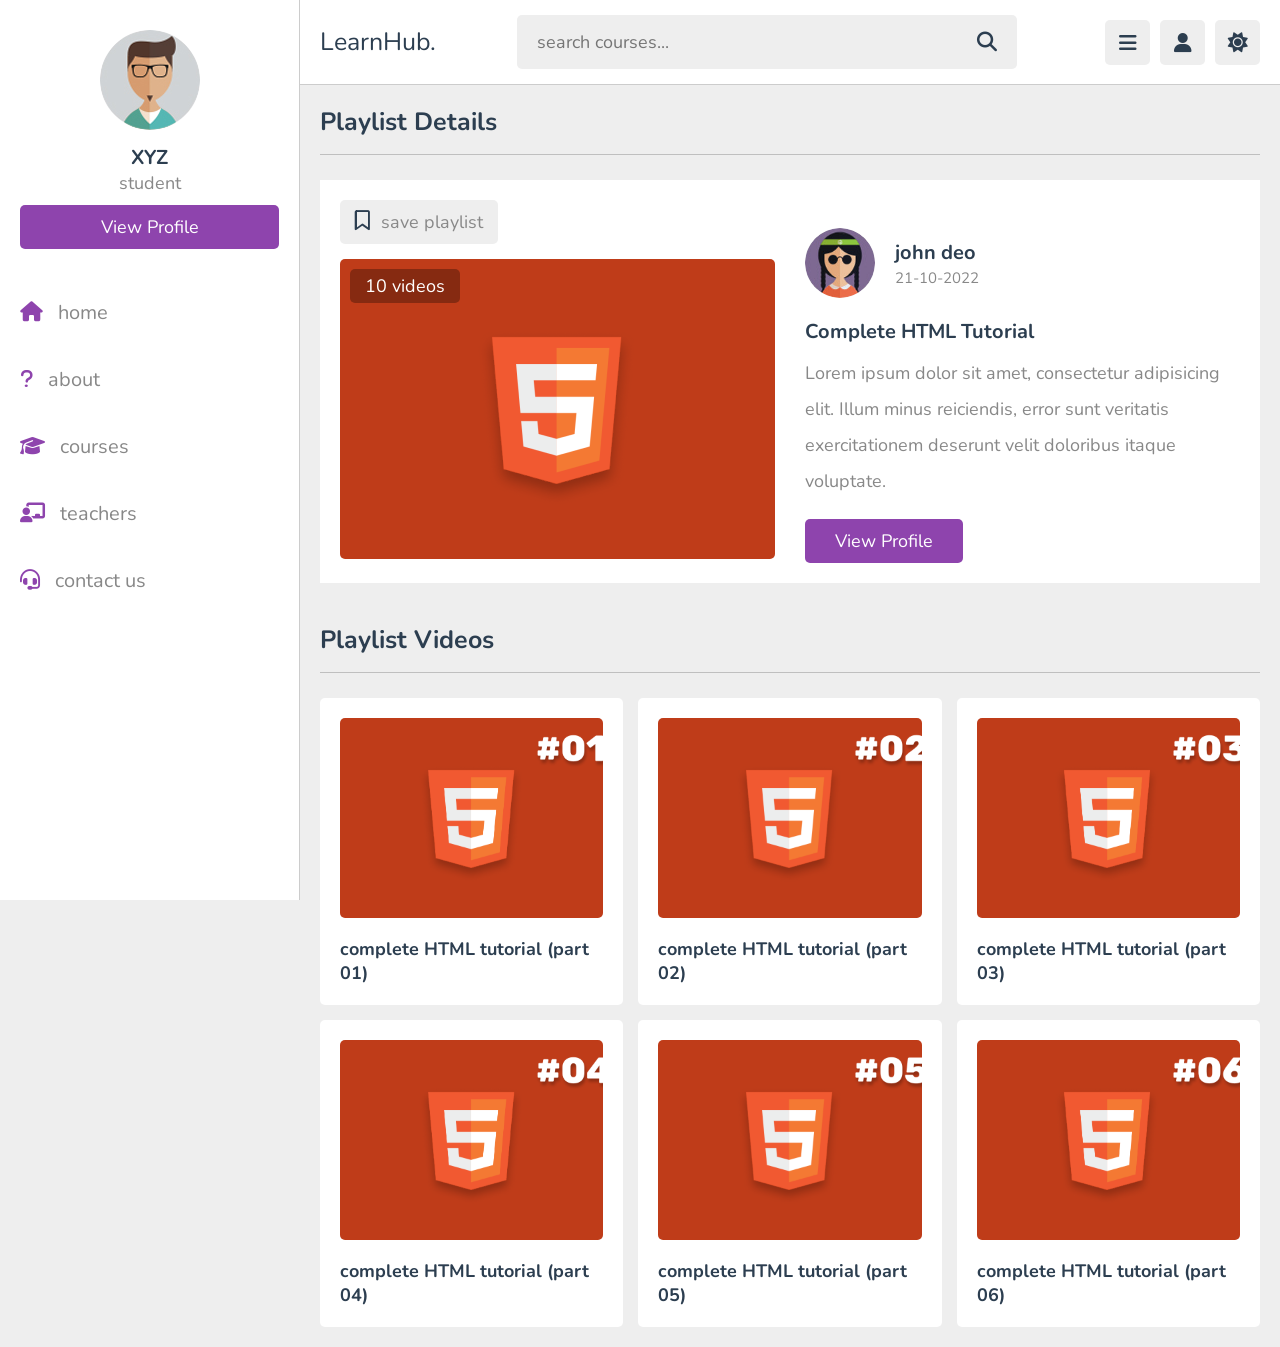
<file: playlist.html>
<!DOCTYPE html>
<html lang="en">
<head>
   <meta charset="UTF-8">
   <meta http-equiv="X-UA-Compatible" content="IE=edge">
   <meta name="viewport" content="width=device-width, initial-scale=1.0">
   <title>video playlist</title>

   <!-- font awesome cdn link  -->
   <link rel="stylesheet" href="https://cdnjs.cloudflare.com/ajax/libs/font-awesome/6.1.2/css/all.min.css">

   <!-- custom css file link  -->
   <link rel="stylesheet" href="css/style.css">

</head>
<body>

<header class="header">
   
   <section class="flex">

      <a href="index.html" class="logo">LearnHub.</a>

      <form action="search.html" method="post" class="search-form">
         <input type="text" name="search_box" required placeholder="search courses..." maxlength="100">
         <button type="submit" class="fas fa-search"></button>
      </form>

      <div class="icons">
         <div id="menu-btn" class="fas fa-bars"></div>
         <div id="search-btn" class="fas fa-search"></div>
         <div id="user-btn" class="fas fa-user"></div>
         <div id="toggle-btn" class="fas fa-sun"></div>
      </div>

      <div class="profile">
         <img src="images/pic-1.jpg" class="image" alt="">
         <h3 class="name">XYZ</h3>
         <p class="role">student</p>
         <a href="profile.html" class="btn">view profile</a>
         <div class="flex-btn">
            <a href="login.html" class="option-btn">login</a>
            <a href="register.html" class="option-btn">register</a>
         </div>
      </div>

   </section>

</header>   

<div class="side-bar">

   <div id="close-btn">
      <i class="fas fa-times"></i>
   </div>

   <div class="profile">
      <img src="images/pic-1.jpg" class="image" alt="">
      <h3 class="name">XYZ</h3>
      <p class="role">student</p>
      <a href="profile.html" class="btn">view profile</a>
   </div>

   <nav class="navbar">
      <a href="index.html"><i class="fas fa-home"></i><span>home</span></a>
      <a href="about.html"><i class="fas fa-question"></i><span>about</span></a>
      <a href="courses.html"><i class="fas fa-graduation-cap"></i><span>courses</span></a>
      <a href="teachers.html"><i class="fas fa-chalkboard-user"></i><span>teachers</span></a>
      <a href="contact.html"><i class="fas fa-headset"></i><span>contact us</span></a>
   </nav>

</div>

<section class="playlist-details">

   <h1 class="heading">playlist details</h1>

   <div class="row">

      <div class="column">
         <form action="" method="post" class="save-playlist">
            <button type="submit"><i class="far fa-bookmark"></i> <span>save playlist</span></button>
         </form>
   
         <div class="thumb">
            <img src="images/thumb-1.png" alt="">
            <span>10 videos</span>
         </div>
      </div>
      <div class="column">
         <div class="tutor">
            <img src="images/pic-2.jpg" alt="">
            <div>
               <h3>john deo</h3>
               <span>21-10-2022</span>
            </div>
         </div>
   
         <div class="details">
            <h3>complete HTML tutorial</h3>
            <p>Lorem ipsum dolor sit amet, consectetur adipisicing elit. Illum minus reiciendis, error sunt veritatis exercitationem deserunt velit doloribus itaque voluptate.</p>
            <a href="teacher_profile.html" class="inline-btn">view profile</a>
         </div>
      </div>
   </div>

</section>

<section class="playlist-videos">

   <h1 class="heading">playlist videos</h1>

   <div class="box-container">

      <a class="box" href="watch-video.html">
         <i class="fas fa-play"></i>
         <img src="images/post-1-1.png" alt="">
         <h3>complete HTML tutorial (part 01)</h3>
      </a>

      <a class="box" href="watch-video.html">
         <i class="fas fa-play"></i>
         <img src="images/post-1-2.png" alt="">
         <h3>complete HTML tutorial (part 02)</h3>
      </a>

      <a class="box" href="watch-video.html">
         <i class="fas fa-play"></i>
         <img src="images/post-1-3.png" alt="">
         <h3>complete HTML tutorial (part 03)</h3>
      </a>

      <a class="box" href="watch-video.html">
         <i class="fas fa-play"></i>
         <img src="images/post-1-4.png" alt="">
         <h3>complete HTML tutorial (part 04)</h3>
      </a>

      <a class="box" href="watch-video.html">
         <i class="fas fa-play"></i>
         <img src="images/post-1-5.png" alt="">
         <h3>complete HTML tutorial (part 05)</h3>
      </a>

      <a class="box" href="watch-video.html">
         <i class="fas fa-play"></i>
         <img src="images/post-1-6.png" alt="">
         <h3>complete HTML tutorial (part 06)</h3>
      </a>

   </div>

</section>


<!-- custom js file link  -->
<script src="js/script.js"></script>

   
</body>
</html>
</file>
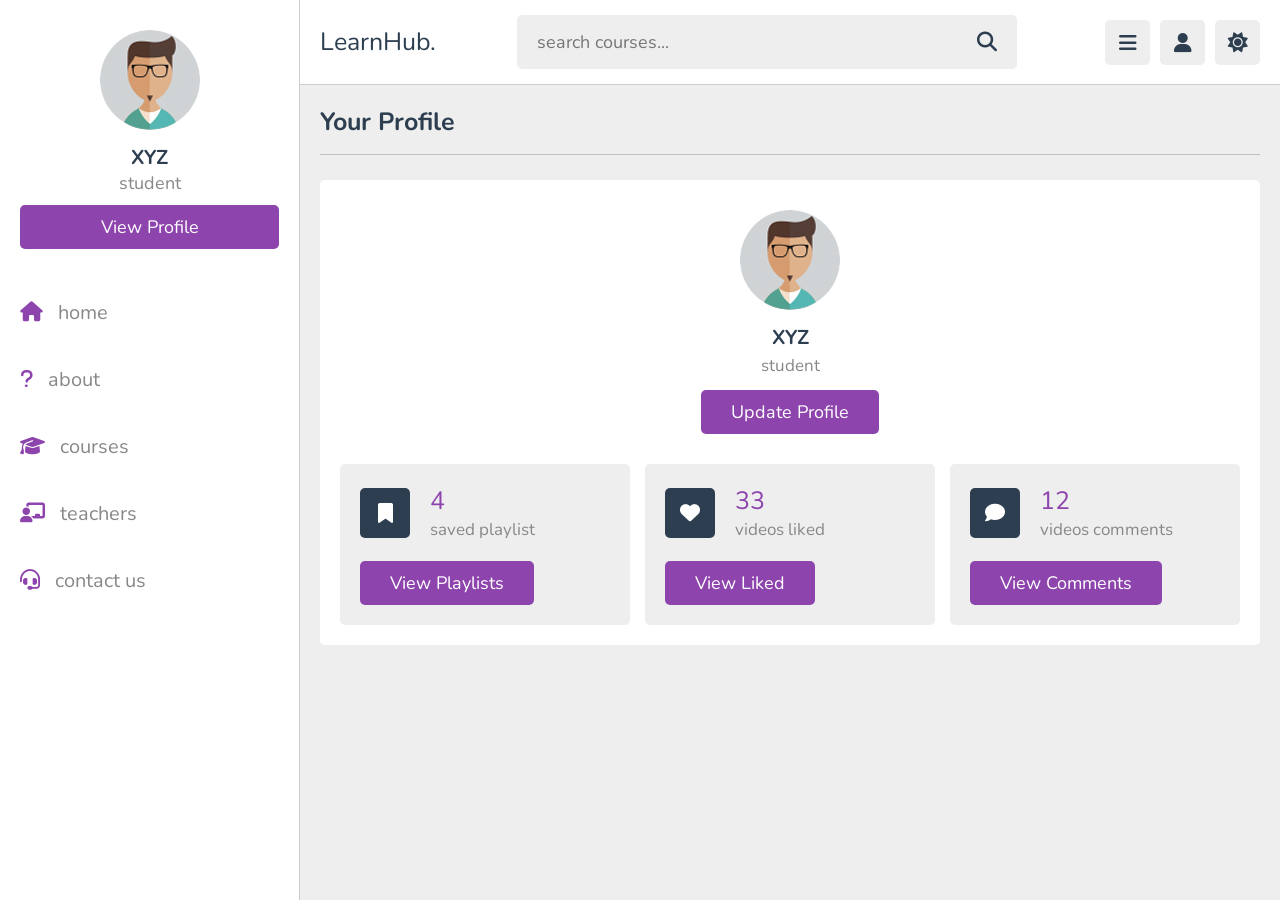
<file: profile.html>
<!DOCTYPE html>
<html lang="en">
<head>
   <meta charset="UTF-8">
   <meta http-equiv="X-UA-Compatible" content="IE=edge">
   <meta name="viewport" content="width=device-width, initial-scale=1.0">
   <title>profile</title>

   <!-- font awesome cdn link  -->
   <link rel="stylesheet" href="https://cdnjs.cloudflare.com/ajax/libs/font-awesome/6.1.2/css/all.min.css">

   <!-- custom css file link  -->
   <link rel="stylesheet" href="css/style.css">

</head>
<body>

<header class="header">
   
   <section class="flex">

      <a href="index.html" class="logo">LearnHub.</a>

      <form action="search.html" method="post" class="search-form">
         <input type="text" name="search_box" required placeholder="search courses..." maxlength="100">
         <button type="submit" class="fas fa-search"></button>
      </form>

      <div class="icons">
         <div id="menu-btn" class="fas fa-bars"></div>
         <div id="search-btn" class="fas fa-search"></div>
         <div id="user-btn" class="fas fa-user"></div>
         <div id="toggle-btn" class="fas fa-sun"></div>
      </div>

      <div class="profile">
         <img src="images/pic-1.jpg" class="image" alt="">
         <h3 class="name">XYZ</h3>
         <p class="role">Student</p>
         <a href="profile.html" class="btn">view profile</a>
         <div class="flex-btn">
            <a href="login.html" class="option-btn">login</a>
            <a href="register.html" class="option-btn">register</a>
         </div>
      </div>

   </section>

</header>   

<div class="side-bar">

   <div id="close-btn">
      <i class="fas fa-times"></i>
   </div>

   <div class="profile">
      <img src="images/pic-1.jpg" class="image" alt="">
      <h3 class="name">XYZ</h3>
      <p class="role">student</p>
      <a href="profile.html" class="btn">view profile</a>
   </div>

   <nav class="navbar">
      <a href="index.html"><i class="fas fa-home"></i><span>home</span></a>
      <a href="about.html"><i class="fas fa-question"></i><span>about</span></a>
      <a href="courses.html"><i class="fas fa-graduation-cap"></i><span>courses</span></a>
      <a href="teachers.html"><i class="fas fa-chalkboard-user"></i><span>teachers</span></a>
      <a href="contact.html"><i class="fas fa-headset"></i><span>contact us</span></a>
   </nav>

</div>

<section class="user-profile">

   <h1 class="heading">your profile</h1>

   <div class="info">

      <div class="user">
         <img src="images/pic-1.jpg" alt="">
         <h3>XYZ</h3>
         <p>student</p>
         <a href="update.html" class="inline-btn">update profile</a>
      </div>
   
      <div class="box-container">
   
         <div class="box">
            <div class="flex">
               <i class="fas fa-bookmark"></i>
               <div>
                  <span>4</span>
                  <p>saved playlist</p>
               </div>
            </div>
            <a href="#" class="inline-btn">view playlists</a>
         </div>
   
         <div class="box">
            <div class="flex">
               <i class="fas fa-heart"></i>
               <div>
                  <span>33</span>
                  <p>videos liked</p>
               </div>
            </div>
            <a href="#" class="inline-btn">view liked</a>
         </div>
   
         <div class="box">
            <div class="flex">
               <i class="fas fa-comment"></i>
               <div>
                  <span>12</span>
                  <p>videos comments</p>
               </div>
            </div>
            <a href="#" class="inline-btn">view comments</a>
         </div>
   
      </div>
   </div>

</section>


<!-- custom js file link  -->
<script src="js/script.js"></script>

   
</body>
</html>
</file>
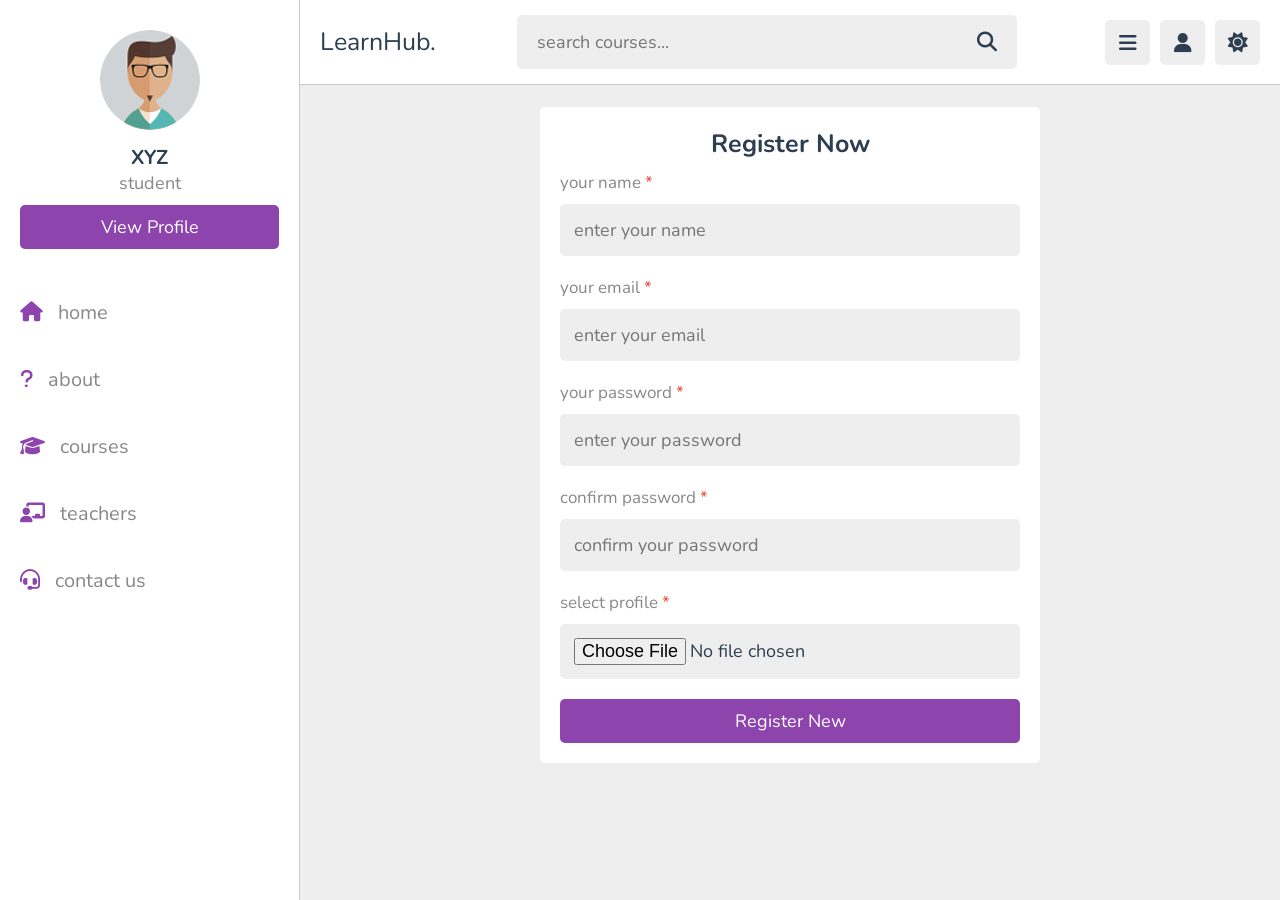
<file: register.html>
<!DOCTYPE html>
<html lang="en">
<head>
   <meta charset="UTF-8">
   <meta http-equiv="X-UA-Compatible" content="IE=edge">
   <meta name="viewport" content="width=device-width, initial-scale=1.0">
   <title>register</title>

   <!-- font awesome cdn link  -->
   <link rel="stylesheet" href="https://cdnjs.cloudflare.com/ajax/libs/font-awesome/6.1.2/css/all.min.css">

   <!-- custom css file link  -->
   <link rel="stylesheet" href="css/style.css">

</head>
<body>

<header class="header">
   
   <section class="flex">

      <a href="index.html" class="logo">LearnHub.</a>

      <form action="search.html" method="post" class="search-form">
         <input type="text" name="search_box" required placeholder="search courses..." maxlength="100">
         <button type="submit" class="fas fa-search"></button>
      </form>

      <div class="icons">
         <div id="menu-btn" class="fas fa-bars"></div>
         <div id="search-btn" class="fas fa-search"></div>
         <div id="user-btn" class="fas fa-user"></div>
         <div id="toggle-btn" class="fas fa-sun"></div>
      </div>

      <div class="profile">
         <img src="images/pic-1.jpg" class="image" alt="">
         <h3 class="name">XYZ</h3>
         <p class="role">student</p>
         <a href="profile.html" class="btn">view profile</a>
         <div class="flex-btn">
            <a href="login.html" class="option-btn">login</a>
            <a href="register.html" class="option-btn">register</a>
         </div>
      </div>

   </section>

</header>   

<div class="side-bar">

   <div id="close-btn">
      <i class="fas fa-times"></i>
   </div>

   <div class="profile">
      <img src="images/pic-1.jpg" class="image" alt="">
      <h3 class="name">XYZ</h3>
      <p class="role">student</p>
      <a href="profile.html" class="btn">view profile</a>
   </div>

   <nav class="navbar">
      <a href="index.html"><i class="fas fa-home"></i><span>home</span></a>
      <a href="about.html"><i class="fas fa-question"></i><span>about</span></a>
      <a href="courses.html"><i class="fas fa-graduation-cap"></i><span>courses</span></a>
      <a href="teachers.html"><i class="fas fa-chalkboard-user"></i><span>teachers</span></a>
      <a href="contact.html"><i class="fas fa-headset"></i><span>contact us</span></a>
   </nav>

</div>

<section class="form-container">

   <form action="" method="post" enctype="multipart/form-data">
      <h3>register now</h3>
      <p>your name <span>*</span></p>
      <input type="text" name="name" placeholder="enter your name" required maxlength="50" class="box">
      <p>your email <span>*</span></p>
      <input type="email" name="email" placeholder="enter your email" required maxlength="50" class="box">
      <p>your password <span>*</span></p>
      <input type="password" name="pass" placeholder="enter your password" required maxlength="20" class="box">
      <p>confirm password <span>*</span></p>
      <input type="password" name="c_pass" placeholder="confirm your password" required maxlength="20" class="box">
      <p>select profile <span>*</span></p>
      <input type="file" accept="image/*" required class="box">
      <input type="submit" value="register new" name="submit" class="btn">
   </form>

</section>

<!-- custom js file link  -->
<script src="js/script.js"></script>

   
</body>
</html>
</file>
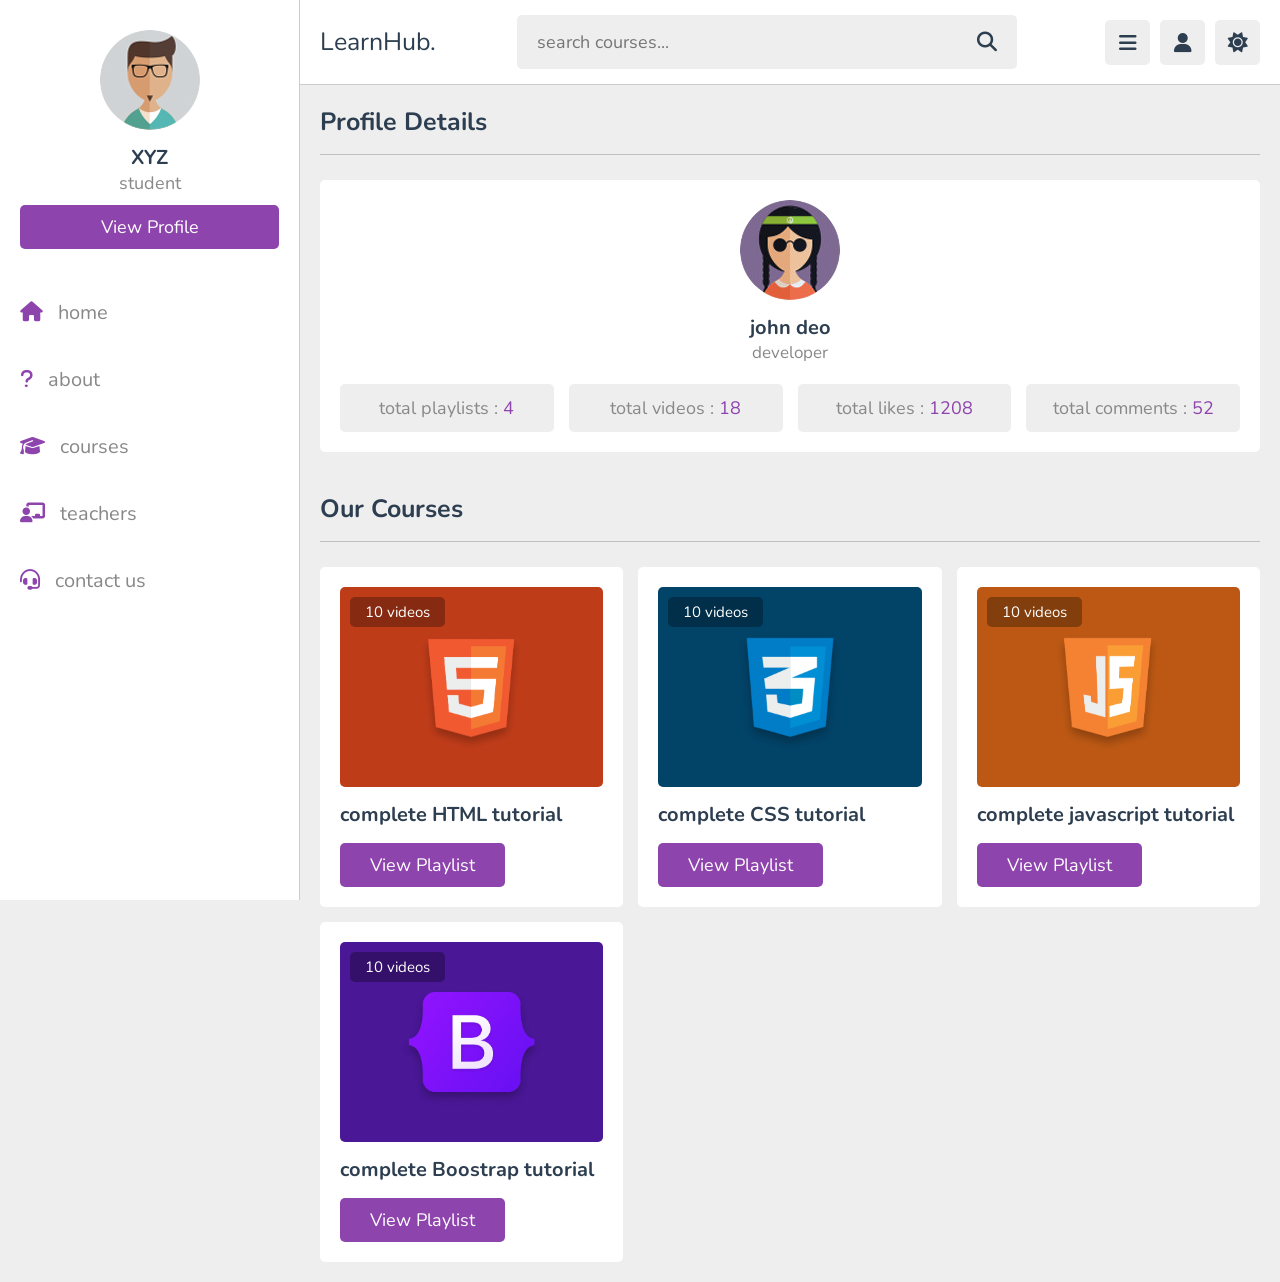
<file: teacher_profile.html>
<!DOCTYPE html>
<html lang="en">
<head>
   <meta charset="UTF-8">
   <meta http-equiv="X-UA-Compatible" content="IE=edge">
   <meta name="viewport" content="width=device-width, initial-scale=1.0">
   <title>tutor profile</title>

   <!-- font awesome cdn link  -->
   <link rel="stylesheet" href="https://cdnjs.cloudflare.com/ajax/libs/font-awesome/6.1.2/css/all.min.css">

   <!-- custom css file link  -->
   <link rel="stylesheet" href="css/style.css">

</head>
<body>

<header class="header">
   
   <section class="flex">

      <a href="index.html" class="logo">LearnHub.</a>

      <form action="search.html" method="post" class="search-form">
         <input type="text" name="search_box" required placeholder="search courses..." maxlength="100">
         <button type="submit" class="fas fa-search"></button>
      </form>

      <div class="icons">
         <div id="menu-btn" class="fas fa-bars"></div>
         <div id="search-btn" class="fas fa-search"></div>
         <div id="user-btn" class="fas fa-user"></div>
         <div id="toggle-btn" class="fas fa-sun"></div>
      </div>

      <div class="profile">
         <img src="images/pic-1.jpg" class="image" alt="">
         <h3 class="name">XYZ</h3>
         <p class="role">student</p>
         <a href="profile.html" class="btn">view profile</a>
         <div class="flex-btn">
            <a href="login.html" class="option-btn">login</a>
            <a href="register.html" class="option-btn">register</a>
         </div>
      </div>

   </section>

</header>   

<div class="side-bar">

   <div id="close-btn">
      <i class="fas fa-times"></i>
   </div>

   <div class="profile">
      <img src="images/pic-1.jpg" class="image" alt="">
      <h3 class="name">XYZ</h3>
      <p class="role">student</p>
      <a href="profile.html" class="btn">view profile</a>
   </div>

   <nav class="navbar">
      <a href="index.html"><i class="fas fa-home"></i><span>home</span></a>
      <a href="about.html"><i class="fas fa-question"></i><span>about</span></a>
      <a href="courses.html"><i class="fas fa-graduation-cap"></i><span>courses</span></a>
      <a href="teachers.html"><i class="fas fa-chalkboard-user"></i><span>teachers</span></a>
      <a href="contact.html"><i class="fas fa-headset"></i><span>contact us</span></a>
   </nav>

</div>

<section class="teacher-profile">

   <h1 class="heading">profile details</h1>

   <div class="details">
      <div class="tutor">
         <img src="images/pic-2.jpg" alt="">
         <h3>john deo</h3>
         <span>developer</span>
      </div>
      <div class="flex">
         <p>total playlists : <span>4</span></p>
         <p>total videos : <span>18</span></p>
         <p>total likes : <span>1208</span></p>
         <p>total comments : <span>52</span></p>
      </div>
   </div>

</section>

<section class="courses">

   <h1 class="heading">our courses</h1>

   <div class="box-container">

      <div class="box">
         <div class="thumb">
            <img src="images/thumb-1.png" alt="">
            <span>10 videos</span>
         </div>
         <h3 class="title">complete HTML tutorial</h3>
         <a href="playlist.html" class="inline-btn">view playlist</a>
      </div>

      <div class="box">
         <div class="thumb">
            <img src="images/thumb-2.png" alt="">
            <span>10 videos</span>
         </div>
         <h3 class="title">complete CSS tutorial</h3>
         <a href="playlist.html" class="inline-btn">view playlist</a>
      </div>

      <div class="box">
         <div class="thumb">
            <img src="images/thumb-3.png" alt="">
            <span>10 videos</span>
         </div>
         <h3 class="title">complete javascript tutorial</h3>
         <a href="playlist.html" class="inline-btn">view playlist</a>
      </div>

      <div class="box">
         <div class="thumb">
            <img src="images/thumb-4.png" alt="">
            <span>10 videos</span>
         </div>
         <h3 class="title">complete Boostrap tutorial</h3>
         <a href="playlist.html" class="inline-btn">view playlist</a>
      </div>

   </div>

</section>

<!-- custom js file link  -->
<script src="js/script.js"></script>

   
</body>
</html>
</file>
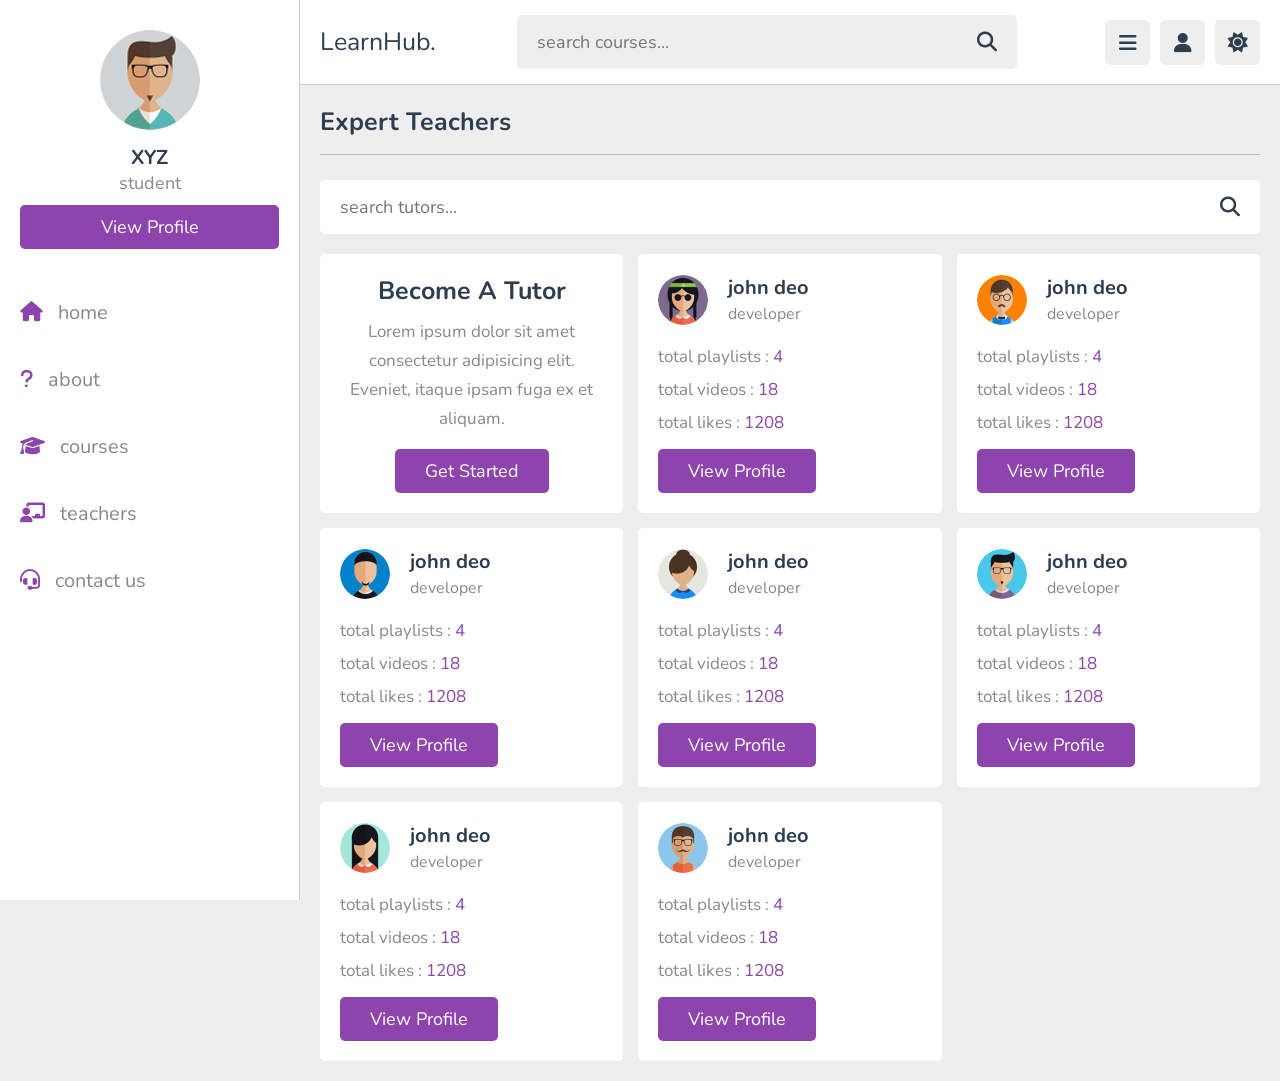
<file: teachers.html>
<!DOCTYPE html>
<html lang="en">
<head>
   <meta charset="UTF-8">
   <meta http-equiv="X-UA-Compatible" content="IE=edge">
   <meta name="viewport" content="width=device-width, initial-scale=1.0">
   <title>teachers</title>

   <!-- font awesome cdn link  -->
   <link rel="stylesheet" href="https://cdnjs.cloudflare.com/ajax/libs/font-awesome/6.1.2/css/all.min.css">

   <!-- custom css file link  -->
   <link rel="stylesheet" href="css/style.css">

</head>
<body>

<header class="header">
   
   <section class="flex">

      <a href="index.html" class="logo">LearnHub.</a>

      <form action="search.html" method="post" class="search-form">
         <input type="text" name="search_box" required placeholder="search courses..." maxlength="100">
         <button type="submit" class="fas fa-search"></button>
      </form>

      <div class="icons">
         <div id="menu-btn" class="fas fa-bars"></div>
         <div id="search-btn" class="fas fa-search"></div>
         <div id="user-btn" class="fas fa-user"></div>
         <div id="toggle-btn" class="fas fa-sun"></div>
      </div>

      <div class="profile">
         <img src="images/pic-1.jpg" class="image" alt="">
         <h3 class="name">XYZ</h3>
         <p class="role">student</p>
         <a href="profile.html" class="btn">view profile</a>
         <div class="flex-btn">
            <a href="login.html" class="option-btn">login</a>
            <a href="register.html" class="option-btn">register</a>
         </div>
      </div>

   </section>

</header>   

<div class="side-bar">

   <div id="close-btn">
      <i class="fas fa-times"></i>
   </div>

   <div class="profile">
      <img src="images/pic-1.jpg" class="image" alt="">
      <h3 class="name">XYZ</h3>
      <p class="role">student</p>
      <a href="profile.html" class="btn">view profile</a>
   </div>

   <nav class="navbar">
      <a href="index.html"><i class="fas fa-home"></i><span>home</span></a>
      <a href="about.html"><i class="fas fa-question"></i><span>about</span></a>
      <a href="courses.html"><i class="fas fa-graduation-cap"></i><span>courses</span></a>
      <a href="teachers.html"><i class="fas fa-chalkboard-user"></i><span>teachers</span></a>
      <a href="contact.html"><i class="fas fa-headset"></i><span>contact us</span></a>
   </nav>

</div>

<section class="teachers">

   <h1 class="heading">expert teachers</h1>

   <form action="" method="post" class="search-tutor">
      <input type="text" name="search_box" placeholder="search tutors..." required maxlength="100">
      <button type="submit" class="fas fa-search" name="search_tutor"></button>
   </form>

   <div class="box-container">

      <div class="box offer">
         <h3>become a tutor</h3>
         <p>Lorem ipsum dolor sit amet consectetur adipisicing elit. Eveniet, itaque ipsam fuga ex et aliquam.</p>
         <a href="register.html" class="inline-btn">get started</a>
      </div>

      <div class="box">
         <div class="tutor">
            <img src="images/pic-2.jpg" alt="">
            <div>
               <h3>john deo</h3>
               <span>developer</span>
            </div>
         </div>
         <p>total playlists : <span>4</span></p>
         <p>total videos : <span>18</span></p>
         <p>total likes : <span>1208</span></p>
         <a href="teacher_profile.html" class="inline-btn">view profile</a>
      </div>

      <div class="box">
         <div class="tutor">
            <img src="images/pic-3.jpg" alt="">
            <div>
               <h3>john deo</h3>
               <span>developer</span>
            </div>
         </div>
         <p>total playlists : <span>4</span></p>
         <p>total videos : <span>18</span></p>
         <p>total likes : <span>1208</span></p>
         <a href="teacher_profile.html" class="inline-btn">view profile</a>
      </div>

      <div class="box">
         <div class="tutor">
            <img src="images/pic-4.jpg" alt="">
            <div>
               <h3>john deo</h3>
               <span>developer</span>
            </div>
         </div>
         <p>total playlists : <span>4</span></p>
         <p>total videos : <span>18</span></p>
         <p>total likes : <span>1208</span></p>
         <a href="teacher_profile.html" class="inline-btn">view profile</a>
      </div>

      <div class="box">
         <div class="tutor">
            <img src="images/pic-5.jpg" alt="">
            <div>
               <h3>john deo</h3>
               <span>developer</span>
            </div>
         </div>
         <p>total playlists : <span>4</span></p>
         <p>total videos : <span>18</span></p>
         <p>total likes : <span>1208</span></p>
         <a href="teacher_profile.html" class="inline-btn">view profile</a>
      </div>

      <div class="box">
         <div class="tutor">
            <img src="images/pic-6.jpg" alt="">
            <div>
               <h3>john deo</h3>
               <span>developer</span>
            </div>
         </div>
         <p>total playlists : <span>4</span></p>
         <p>total videos : <span>18</span></p>
         <p>total likes : <span>1208</span></p>
         <a href="teacher_profile.html" class="inline-btn">view profile</a>
      </div>

      <div class="box">
         <div class="tutor">
            <img src="images/pic-7.jpg" alt="">
            <div>
               <h3>john deo</h3>
               <span>developer</span>
            </div>
         </div>
         <p>total playlists : <span>4</span></p>
         <p>total videos : <span>18</span></p>
         <p>total likes : <span>1208</span></p>
         <a href="teacher_profile.html" class="inline-btn">view profile</a>
      </div>

      <div class="box">
         <div class="tutor">
            <img src="images/pic-8.jpg" alt="">
            <div>
               <h3>john deo</h3>
               <span>developer</span>
            </div>
         </div>
         <p>total playlists : <span>4</span></p>
         <p>total videos : <span>18</span></p>
         <p>total likes : <span>1208</span></p>
         <a href="teacher_profile.html" class="inline-btn">view profile</a>
      </div>

   </div>

</section>

<!-- custom js file link  -->
<script src="js/script.js"></script>

   
</body>
</html>
</file>
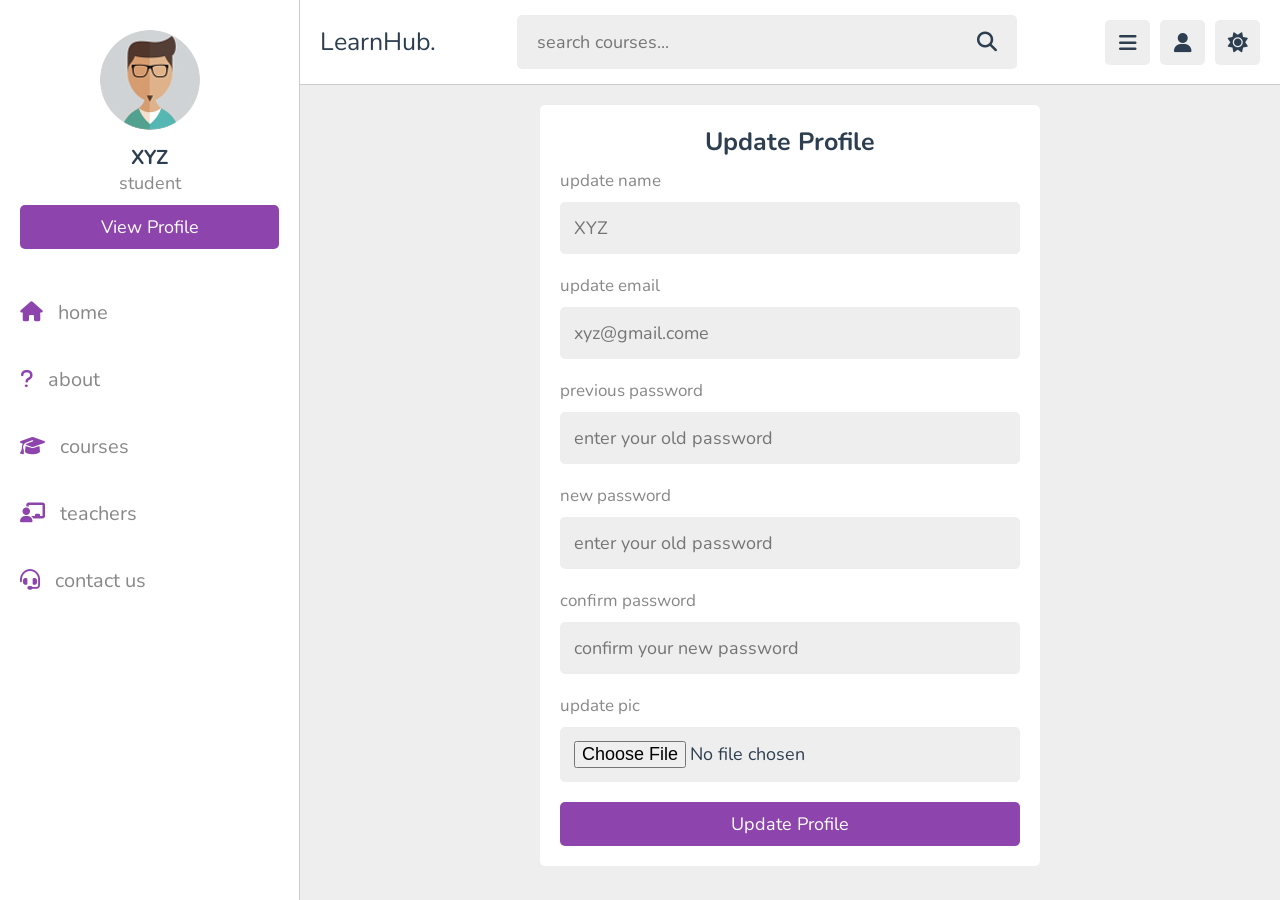
<file: update.html>
<!DOCTYPE html>
<html lang="en">
<head>
   <meta charset="UTF-8">
   <meta http-equiv="X-UA-Compatible" content="IE=edge">
   <meta name="viewport" content="width=device-width, initial-scale=1.0">
   <title>update</title>

   <!-- font awesome cdn link  -->
   <link rel="stylesheet" href="https://cdnjs.cloudflare.com/ajax/libs/font-awesome/6.1.2/css/all.min.css">

   <!-- custom css file link  -->
   <link rel="stylesheet" href="css/style.css">

</head>
<body>

<header class="header">
   
   <section class="flex">

      <a href="index.html" class="logo">LearnHub.</a>

      <form action="search.html" method="post" class="search-form">
         <input type="text" name="search_box" required placeholder="search courses..." maxlength="100">
         <button type="submit" class="fas fa-search"></button>
      </form>

      <div class="icons">
         <div id="menu-btn" class="fas fa-bars"></div>
         <div id="search-btn" class="fas fa-search"></div>
         <div id="user-btn" class="fas fa-user"></div>
         <div id="toggle-btn" class="fas fa-sun"></div>
      </div>

      <div class="profile">
         <img src="images/pic-1.jpg" class="image" alt="">
         <h3 class="name">XYZ</h3>
         <p class="role">student</p>
         <a href="profile.html" class="btn">view profile</a>
         <div class="flex-btn">
            <a href="login.html" class="option-btn">login</a>
            <a href="register.html" class="option-btn">register</a>
         </div>
      </div>

   </section>

</header>   

<div class="side-bar">

   <div id="close-btn">
      <i class="fas fa-times"></i>
   </div>

   <div class="profile">
      <img src="images/pic-1.jpg" class="image" alt="">
      <h3 class="name">XYZ</h3>
      <p class="role">student</p>
      <a href="profile.html" class="btn">view profile</a>
   </div>

   <nav class="navbar">
      <a href="index.html"><i class="fas fa-home"></i><span>home</span></a>
      <a href="about.html"><i class="fas fa-question"></i><span>about</span></a>
      <a href="courses.html"><i class="fas fa-graduation-cap"></i><span>courses</span></a>
      <a href="teachers.html"><i class="fas fa-chalkboard-user"></i><span>teachers</span></a>
      <a href="contact.html"><i class="fas fa-headset"></i><span>contact us</span></a>
   </nav>

</div>

<section class="form-container">

   <form action="" method="post" enctype="multipart/form-data">
      <h3>update profile</h3>
      <p>update name</p>
      <input type="text" name="name" placeholder="XYZ" maxlength="50" class="box">
      <p>update email</p>
      <input type="email" name="email" placeholder="xyz@gmail.come" maxlength="50" class="box">
      <p>previous password</p>
      <input type="password" name="old_pass" placeholder="enter your old password" maxlength="20" class="box">
      <p>new password</p>
      <input type="password" name="new_pass" placeholder="enter your old password" maxlength="20" class="box">
      <p>confirm password</p>
      <input type="password" name="c_pass" placeholder="confirm your new password" maxlength="20" class="box">
      <p>update pic</p>
      <input type="file" accept="image/*" class="box">
      <input type="submit" value="update profile" name="submit" class="btn">
   </form>

</section>

<!-- custom js file link  -->
<script src="js/script.js"></script>

   
</body>
</html>
</file>
<file: css/style.css>
@import url('https://fonts.googleapis.com/css2?family=Nunito:wght@200;300;400;500;600;700&display=swap');

:root {
   --main-color: #8e44ad;
   --red: #e74c3c;
   --orange: #f39c12;
   --light-color: #888;
   --light-bg: #eee;
   --black: #2c3e50;
   --white: #fff;
   --border: .1rem solid rgba(0, 0, 0, .2);
}

* {
   font-family: 'Nunito', sans-serif;
   margin: 0;
   padding: 0;
   box-sizing: border-box;
   outline: none;
   border: none;
   text-decoration: none;
}

*::selection {
   background-color: var(--main-color);
   color: #fff;
}

html {
   font-size: 62.5%;
   overflow-x: hidden;
}

html::-webkit-scrollbar {
   width: 1rem;
   height: .5rem;
}

html::-webkit-scrollbar-track {
   background-color: transparent;
}

html::-webkit-scrollbar-thumb {
   background-color: var(--main-color);
}

body {
   background-color: var(--light-bg);
   padding-left: 30rem;
}

body.dark {
   --light-color: #aaa;
   --light-bg: #333;
   --black: #fff;
   --white: #222;
   --border: .1rem solid rgba(255, 255, 255, .2);
}

body.active {
   padding-left: 0;
}

section {
   padding: 2rem;
   margin: 0 auto;
   max-width: 1200px;
}

.heading {
   font-size: 2.5rem;
   color: var(--black);
   margin-bottom: 2.5rem;
   border-bottom: var(--border);
   padding-bottom: 1.5rem;
   text-transform: capitalize;
}

.inline-btn,
.inline-option-btn,
.inline-delete-btn,
.btn,
.delete-btn,
.option-btn {
   border-radius: .5rem;
   color: #fff;
   font-size: 1.8rem;
   cursor: pointer;
   text-transform: capitalize;
   padding: 1rem 3rem;
   text-align: center;
   margin-top: 1rem;
}

.btn,
.delete-btn,
.option-btn {
   display: block;
   width: 100%;
}

.inline-btn,
.inline-option-btn,
.inline-delete-btn {
   display: inline-block;
}

.btn,
.inline-btn {
   background-color: var(--main-color);
}

.option-btn,
.inline-option-btn {
   background-color: var(--orange);
}

.delete-btn,
.inline-delete-btn {
   background-color: var(--red);
}

.inline-btn:hover,
.inline-option-btn:hover,
.inline-delete-btn:hover,
.btn:hover,
.delete-btn:hover,
.option-btn:hover {
   background-color: var(--black);
   color: var(--white);
}

.flex-btn {
   display: flex;
   gap: 1rem;
}

.header {
   position: sticky;
   top: 0;
   left: 0;
   right: 0;
   background-color: var(--white);
   z-index: 1000;
   border-bottom: var(--border);
}

.header .flex {
   display: flex;
   align-items: center;
   justify-content: space-between;
   position: relative;
   padding: 1.5rem 2rem;
}

.header .flex .logo {
   font-size: 2.5rem;
   color: var(--black);
}

.header .flex .search-form {
   width: 50rem;
   border-radius: .5rem;
   background-color: var(--light-bg);
   padding: 1.5rem 2rem;
   display: flex;
   gap: 2rem;

}

.header .flex .search-form input {
   width: 100%;
   font-size: 1.8rem;
   color: var(--black);
   background: none;
}

.header .flex .search-form button {
   background: none;
   font-size: 2rem;
   cursor: pointer;
   color: var(--black);
}

.header .flex .search-form button:hover {
   color: var(--main-color);
}

.header .flex .icons div {
   font-size: 2rem;
   color: var(--black);
   background-color: var(--light-bg);
   border-radius: .5rem;
   height: 4.5rem;
   width: 4.5rem;
   line-height: 4.5rem;
   cursor: pointer;
   text-align: center;
   margin-left: .7rem;
}

.header .flex .icons div:hover {
   background-color: var(--black);
   color: var(--white);
}

.header .flex .profile {
   position: absolute;
   top: 120%;
   right: 2rem;
   background-color: var(--white);
   border-radius: .5rem;
   padding: 1.5rem;
   text-align: center;
   overflow: hidden;
   transform-origin: top right;
   transform: scale(0);
   transition: .2s linear;
   width: 30rem;
}

.header .flex .profile.active {
   transform: scale(1);
}

.header .flex .profile .image {
   height: 10rem;
   width: 10rem;
   border-radius: 50%;
   object-fit: contain;
   margin-bottom: 1rem;
}

.header .flex .profile .name {
   font-size: 2rem;
   color: var(--black);
   overflow: hidden;
   text-overflow: ellipsis;
   white-space: nowrap;
}

.header .flex .profile .role {
   font-size: 1.8rem;
   color: var(--light-color);
}

#search-btn {
   display: none;
}

.side-bar {
   position: fixed;
   top: 0;
   left: 0;
   width: 30rem;
   background-color: var(--white);
   height: 100vh;
   border-right: var(--border);
   z-index: 1200;
}

.side-bar #close-btn {
   text-align: right;
   padding: 2rem;
   display: none;
}

.side-bar #close-btn i {
   text-align: right;
   font-size: 2.5rem;
   background: var(--red);
   border-radius: .5rem;
   color: var(--white);
   cursor: pointer;
   height: 4.5rem;
   width: 4.5rem;
   line-height: 4.5rem;
   text-align: center;
}

.side-bar #close-btn i:hover {
   background-color: var(--black);
}

.side-bar .profile {
   padding: 3rem 2rem;
   text-align: center;
}

.side-bar .profile .image {
   height: 10rem;
   width: 10rem;
   border-radius: 50%;
   object-fit: contain;
   margin-bottom: 1rem;
}

.side-bar .profile .name {
   font-size: 2rem;
   color: var(--black);
   overflow: hidden;
   text-overflow: ellipsis;
   white-space: nowrap;
}

.side-bar .profile .role {
   font-size: 1.8rem;
   color: var(--light-color);
}

.side-bar .navbar a {
   display: block;
   padding: 2rem;
   font-size: 2rem;
}

.side-bar .navbar a i {
   margin-right: 1.5rem;
   color: var(--main-color);
   transition: .2s linear;
}

.side-bar .navbar a span {
   color: var(--light-color);
}

.side-bar .navbar a:hover {
   background-color: var(--light-bg);
}

.side-bar .navbar a:hover i {
   margin-right: 2.5rem;
}

.side-bar.active {
   left: -30rem;
}

.home-grid .box-container {
   display: grid;
   grid-template-columns: repeat(auto-fit, 27.5rem);
   gap: 1.5rem;
   justify-content: center;
   align-items: flex-start;
}

.home-grid .box-container .box {
   background-color: var(--white);
   border-radius: .5rem;
   padding: 2rem;
}

.home-grid .box-container .box .title {
   font-size: 2rem;
   color: var(--black);
   text-transform: capitalize;
}

.home-grid .box-container .box .flex {
   display: flex;
   flex-wrap: wrap;
   gap: 1.5rem;
   margin-top: 2rem;
}

.home-grid .box-container .flex a {
   background-color: var(--light-bg);
   border-radius: .5rem;
   padding: 1rem 1.5rem;
   font-size: 1.5rem;
}

.home-grid .box-container .flex a i {
   margin-right: 1rem;
   color: var(--black);
}

.home-grid .box-container .flex a span {
   color: var(--light-color);
}

.home-grid .box-container .flex a:hover {
   background-color: var(--black);
}

.home-grid .box-container .flex a:hover span {
   color: var(--white);
}

.home-grid .box-container .flex a:hover i {
   color: var(--white);
}

.home-grid .box-container .tutor {
   padding: 1rem 0;
   font-size: 1.8rem;
   color: var(--light-color);
   line-height: 2;
}

.home-grid .box-container .likes {
   color: var(--light-color);
   font-size: 1.7rem;
   margin-top: 1.5rem;
}

.home-grid .box-container .likes span {
   color: var(--main-color);
}

.about .row {
   display: flex;
   align-items: center;
   flex-wrap: wrap;
   gap: 1.5rem;
}

.about .row .image {
   flex: 1 1 40rem;
}

.about .row .image img {
   width: 100%;
   height: 50rem;
}

.about .row .content {
   flex: 1 1 40rem;
}

.about .row .content p {
   font-size: 1.7rem;
   line-height: 2;
   color: var(--light-color);
   padding: 1rem 0;
}

.about .row .content h3 {
   font-size: 3rem;
   color: var(--black);
   text-transform: capitalize;
}

.about .box-container {
   display: grid;
   grid-template-columns: repeat(auto-fit, minmax(27rem, 1fr));
   gap: 1.5rem;
   justify-content: center;
   align-items: flex-start;
   margin-top: 3rem;
}

.about .box-container .box {
   border-radius: .5rem;
   background-color: var(--white);
   padding: 2rem;
   display: flex;
   align-items: center;
   gap: 2.5rem;
}

.about .box-container .box i {
   font-size: 4rem;
   color: var(--main-color);
}

.about .box-container .box h3 {
   font-size: 2.5rem;
   color: var(--black);
   margin-bottom: .3rem;
}

.about .box-container .box p {
   font-size: 1.7rem;
   color: var(--light-color);
}

.reviews .box-container {
   display: grid;
   grid-template-columns: repeat(auto-fit, minmax(30rem, 1fr));
   gap: 1.5rem;
   justify-content: center;
   align-items: flex-start;
}

.reviews .box-container .box {
   border-radius: .5rem;
   background-color: var(--white);
   padding: 2rem;
}

.reviews .box-container .box p {
   line-height: 1.7;
   font-size: 1.7rem;
   color: var(--light-color);
}

.reviews .box-container .box .student {
   margin-top: 2rem;
   display: flex;
   align-items: center;
   gap: 1.5rem;
}

.reviews .box-container .box .student img {
   height: 5rem;
   width: 5rem;
   object-fit: cover;
   border-radius: 50%;
}

.reviews .box-container .box .student h3 {
   font-size: 2rem;
   color: var(--black);
   margin-bottom: .3rem;
}

.reviews .box-container .box .student .stars {
   font-size: 1.5rem;
   color: var(--orange);
}

.courses .box-container {
   display: grid;
   grid-template-columns: repeat(auto-fit, minmax(30rem, 1fr));
   gap: 1.5rem;
   justify-content: center;
   align-items: flex-start;
}

.courses .box-container .box {
   border-radius: .5rem;
   background-color: var(--white);
   padding: 2rem;
}

.courses .box-container .box .tutor {
   display: flex;
   align-items: center;
   gap: 1.5rem;
   margin-bottom: 2.5rem;
}

.courses .box-container .box .tutor img {
   height: 5rem;
   width: 5rem;
   border-radius: 50%;
   object-fit: cover;
}

.courses .box-container .box .tutor h3 {
   font-size: 1.8rem;
   color: var(--black);
   margin-bottom: .2rem;
}

.courses .box-container .box .tutor span {
   font-size: 1.3rem;
   color: var(--light-color);
}

.courses .box-container .box .thumb {
   position: relative;
}

.courses .box-container .box .thumb span {
   position: absolute;
   top: 1rem;
   left: 1rem;
   border-radius: .5rem;
   padding: .5rem 1.5rem;
   background-color: rgba(0, 0, 0, .3);
   color: #fff;
   font-size: 1.5rem;
}

.courses .box-container .box .thumb img {
   width: 100%;
   height: 20rem;
   object-fit: cover;
   border-radius: .5rem;
}

.courses .box-container .box .title {
   font-size: 2rem;
   color: var(--black);
   padding-bottom: .5rem;
   padding-top: 1rem;
}

.courses .more-btn {
   text-align: center;
   margin-top: 2rem;
}

.playlist-details .row {
   display: flex;
   align-items: flex-end;
   gap: 3rem;
   flex-wrap: wrap;
   background-color: var(--white);
   padding: 2rem;
}

.playlist-details .row .column {
   flex: 1 1 40rem;
}

.playlist-details .row .column .save-playlist {
   margin-bottom: 1.5rem;
}

.playlist-details .row .column .save-playlist button {
   border-radius: .5rem;
   background-color: var(--light-bg);
   padding: 1rem 1.5rem;
   cursor: pointer;
}

.playlist-details .row .column .save-playlist button i {
   font-size: 2rem;
   color: var(--black);
   margin-right: .8rem;
}

.playlist-details .row .column .save-playlist button span {
   font-size: 1.8rem;
   color: var(--light-color);
}

.playlist-details .row .column .save-playlist button:hover {
   background-color: var(--black);
}

.playlist-details .row .column .save-playlist button:hover i {
   color: var(--white);
}

.playlist-details .row .column .save-playlist button:hover span {
   color: var(--white);
}

.playlist-details .row .column .thumb {
   position: relative;
}

.playlist-details .row .column .thumb span {
   font-size: 1.8rem;
   color: #fff;
   background-color: rgba(0, 0, 0, .3);
   border-radius: .5rem;
   position: absolute;
   top: 1rem;
   left: 1rem;
   padding: .5rem 1.5rem;
}

.playlist-details .row .column .thumb img {
   height: 30rem;
   width: 100%;
   object-fit: cover;
   border-radius: .5rem;
}

.playlist-details .row .column .tutor {
   display: flex;
   align-items: center;
   gap: 2rem;
   margin-bottom: 2rem;
}

.playlist-details .row .column .tutor img {
   height: 7rem;
   width: 7rem;
   border-radius: 50%;
   object-fit: cover;
}

.playlist-details .row .column .tutor h3 {
   font-size: 2rem;
   color: var(--black);
   margin-bottom: .2rem;
}

.playlist-details .row .column .tutor span {
   font-size: 1.5rem;
   color: var(--light-color);
}

.playlist-details .row .column .details h3 {
   font-size: 2rem;
   color: var(--black);
   text-transform: capitalize;
}

.playlist-details .row .column .details p {
   padding: 1rem 0;
   line-height: 2;
   font-size: 1.8rem;
   color: var(--light-color);
}

.playlist-videos .box-container {
   display: grid;
   grid-template-columns: repeat(auto-fit, minmax(30rem, 1fr));
   gap: 1.5rem;
   justify-content: center;
   align-items: flex-start;
}

.playlist-videos .box-container .box {
   background-color: var(--white);
   border-radius: .5rem;
   padding: 2rem;
   position: relative;
}

.playlist-videos .box-container .box i {
   position: absolute;
   top: 2rem;
   left: 2rem;
   right: 2rem;
   height: 20rem;
   border-radius: .5rem;
   background-color: rgba(0, 0, 0, .3);
   display: flex;
   align-items: center;
   justify-content: center;
   font-size: 5rem;
   color: #fff;
   display: none;
}

.playlist-videos .box-container .box:hover i {
   display: flex;
}

.playlist-videos .box-container .box img {
   width: 100%;
   height: 20rem;
   object-fit: cover;
   border-radius: .5rem;
}

.playlist-videos .box-container .box h3 {
   margin-top: 1.5rem;
   font-size: 1.8rem;
   color: var(--black);
}

.playlist-videos .box-container .box:hover h3 {
   color: var(--main-color);
}

.watch-video .video-container {
   background-color: var(--white);
   border-radius: .5rem;
   padding: 2rem;
}

.watch-video .video-container .video {
   position: relative;
   margin-bottom: 1.5rem;
}

.watch-video .video-container .video video {
   border-radius: .5rem;
   width: 100%;
   object-fit: contain;
   background-color: #000;
}

.watch-video .video-container .title {
   font-size: 2rem;
   color: var(--black);
}

.watch-video .video-container .info {
   display: flex;
   margin-top: 1.5rem;
   margin-bottom: 2rem;
   border-bottom: var(--border);
   padding-bottom: 1.5rem;
   gap: 2.5rem;
   align-items: center;
}

.watch-video .video-container .info p {
   font-size: 1.6rem;
}

.watch-video .video-container .info p span {
   color: var(--light-color);
}

.watch-video .video-container .info i {
   margin-right: 1rem;
   color: var(--main-color);
}

.watch-video .video-container .tutor {
   display: flex;
   align-items: center;
   gap: 2rem;
   margin-bottom: 1rem;
}

.watch-video .video-container .tutor img {
   border-radius: 50%;
   height: 5rem;
   width: 5rem;
   object-fit: cover;
}

.watch-video .video-container .tutor h3 {
   font-size: 2rem;
   color: var(--black);
   margin-bottom: .2rem;
}

.watch-video .video-container .tutor span {
   font-size: 1.5rem;
   color: var(--light-color);
}

.watch-video .video-container .flex {
   display: flex;
   align-items: center;
   justify-content: space-between;
   gap: 1.5rem;
}

.watch-video .video-container .flex button {
   border-radius: .5rem;
   padding: 1rem 1.5rem;
   font-size: 1.8rem;
   cursor: pointer;
   background-color: var(--light-bg);
}

.watch-video .video-container .flex button i {
   margin-right: 1rem;
   color: var(--black);
}

.watch-video .video-container .flex button span {
   color: var(--light-color);
}

.watch-video .video-container .flex button:hover {
   background-color: var(--black);
}

.watch-video .video-container .flex button:hover i {
   color: var(--white);
}

.watch-video .video-container .flex button:hover span {
   color: var(--white);
}

.watch-video .video-container .description {
   line-height: 1.5;
   font-size: 1.7rem;
   color: var(--light-color);
   margin-top: 2rem;
}

.comments .add-comment {
   background-color: var(--white);
   border-radius: .5rem;
   padding: 2rem;
   margin-bottom: 3rem;
}

.comments .add-comment h3 {
   font-size: 2rem;
   color: var(--black);
   margin-bottom: 1rem;
}

.comments .add-comment textarea {
   height: 20rem;
   resize: none;
   background-color: var(--light-bg);
   border-radius: .5rem;
   border: var(--border);
   padding: 1.4rem;
   font-size: 1.8rem;
   color: var(--black);
   width: 100%;
   margin: .5rem 0;
}

.comments .box-container {
   display: grid;
   gap: 2.5rem;
   background-color: var(--white);
   padding: 2rem;
   border-radius: .5rem;
}

.comments .box-container .box .user {
   display: flex;
   align-items: center;
   gap: 1.5rem;
   margin-bottom: 2rem;
}

.comments .box-container .box .user img {
   height: 5rem;
   width: 5rem;
   border-radius: 50%;
}

.comments .box-container .box .user h3 {
   font-size: 2rem;
   color: var(--black);
   margin-bottom: .2rem;
}

.comments .box-container .box .user span {
   font-size: 1.5rem;
   color: var(--light-color);
}

.comments .box-container .box .comment-box {
   border-radius: .5rem;
   background-color: var(--light-bg);
   padding: 1rem 1.5rem;
   white-space: pre-line;
   margin: .5rem 0;
   font-size: 1.8rem;
   color: var(--black);
   line-height: 1.5;
   position: relative;
   z-index: 0;
}

.comments .box-container .box .comment-box::before {
   content: '';
   position: absolute;
   top: -1rem;
   left: 1.5rem;
   background-color: var(--light-bg);
   height: 1.2rem;
   width: 2rem;
   clip-path: polygon(50% 0%, 0% 100%, 100% 100%);
}

.teachers .search-tutor {
   margin-bottom: 2rem;
   border-radius: .5rem;
   background-color: var(--white);
   padding: 1.5rem 2rem;
   display: flex;
   align-items: center;
   gap: 1.5rem;
}

.teachers .search-tutor input {
   width: 100%;
   background: none;
   font-size: 1.8rem;
   color: var(--black);
}

.teachers .search-tutor button {
   font-size: 2rem;
   color: var(--black);
   cursor: pointer;
   background: none;
}

.teachers .search-tutor button:hover {
   color: var(--main-color);
}

.teachers .box-container {
   display: grid;
   grid-template-columns: repeat(auto-fit, minmax(30rem, 1fr));
   gap: 1.5rem;
   justify-content: center;
   align-items: flex-start;
}

.teachers .box-container .box {
   background-color: var(--white);
   border-radius: .5rem;
   padding: 2rem;
}

.teachers .box-container .offer {
   text-align: center;
}

.teachers .box-container .offer h3 {
   font-size: 2.5rem;
   color: var(--black);
   text-transform: capitalize;
   padding-bottom: .5rem;
}

.teachers .box-container .offer p {
   line-height: 1.7;
   padding: .5rem 0;
   color: var(--light-color);
   font-size: 1.7rem;
}

.teachers .box-container .box .tutor {
   display: flex;
   align-items: center;
   gap: 2rem;
   margin-bottom: 1.5rem;
}

.teachers .box-container .box .tutor img {
   height: 5rem;
   width: 5rem;
   border-radius: 50%;
}

.teachers .box-container .box .tutor h3 {
   font-size: 2rem;
   color: var(--black);
   margin-bottom: .2rem;
}

.teachers .box-container .box .tutor span {
   font-size: 1.6rem;
   color: var(--light-color);
}

.teachers .box-container .box p {
   padding: .5rem 0;
   font-size: 1.7rem;
   color: var(--light-color);
}

.teachers .box-container .box p span {
   color: var(--main-color);
}

.teacher-profile .details {
   text-align: center;
   background-color: var(--white);
   border-radius: .5rem;
   padding: 2rem;
}

.teacher-profile .details .tutor img {
   height: 10rem;
   width: 10rem;
   border-radius: 50%;
   object-fit: cover;
   margin-bottom: 1rem;
}

.teacher-profile .details .tutor h3 {
   font-size: 2rem;
   color: var(--black);
}

.teacher-profile .details .tutor span {
   color: var(--light-color);
   font-size: 1.7rem;
}

.teacher-profile .details .flex {
   display: flex;
   flex-wrap: wrap;
   gap: 1.5rem;
   margin-top: 2rem;
}

.teacher-profile .details .flex p {
   flex: 1 1 20rem;
   border-radius: .5rem;
   background-color: var(--light-bg);
   padding: 1.2rem 2rem;
   font-size: 1.8rem;
   color: var(--light-color);
}

.teacher-profile .details .flex p span {
   color: var(--main-color);
}

.user-profile .info {
   background-color: var(--white);
   border-radius: .5rem;
   padding: 2rem;
}

.user-profile .info .user {
   text-align: center;
   margin-bottom: 2rem;
   padding: 1rem;
}

.user-profile .info .user img {
   height: 10rem;
   width: 10rem;
   border-radius: 50%;
   object-fit: cover;
   margin-bottom: 1rem;
}

.user-profile .info .user h3 {
   font-size: 2rem;
   color: var(--black);
}

.user-profile .info .user p {
   font-size: 1.7rem;
   color: var(--light-color);
   padding: .3rem 0;
}

.user-profile .info .box-container {
   display: flex;
   flex-wrap: wrap;
   gap: 1.5rem;
}

.user-profile .info .box-container .box {
   background-color: var(--light-bg);
   border-radius: .5rem;
   padding: 2rem;
   flex: 1 1 25rem;
}

.user-profile .info .box-container .box .flex {
   display: flex;
   align-items: center;
   gap: 2rem;
   margin-bottom: 1rem;
}

.user-profile .info .box-container .box .flex i {
   font-size: 2rem;
   color: var(--white);
   background-color: var(--black);
   text-align: center;
   border-radius: .5rem;
   height: 5rem;
   width: 5rem;
   line-height: 4.9rem;
}

.user-profile .info .box-container .box .flex span {
   font-size: 2.5rem;
   color: var(--main-color);
}

.user-profile .info .box-container .box .flex p {
   color: var(--light-color);
   font-size: 1.7rem;
}

.contact .row {
   display: flex;
   align-items: center;
   flex-wrap: wrap;
   gap: 1.5rem;
}

.contact .row .image {
   flex: 1 1 50rem;
}

.contact .row .image img {
   width: 100%;
}

.contact .row form {
   flex: 1 1 30rem;
   background-color: var(--white);
   padding: 2rem;
   text-align: center;
}

.contact .row form h3 {
   margin-bottom: 1rem;
   text-transform: capitalize;
   color: var(--black);
   font-size: 2.5rem;
}

.contact .row form .box {
   width: 100%;
   border-radius: .5rem;
   background-color: var(--light-bg);
   margin: 1rem 0;
   padding: 1.4rem;
   font-size: 1.8rem;
   color: var(--black);
}

.contact .row form textarea {
   height: 20rem;
   resize: none;
}

.contact .box-container {
   display: grid;
   grid-template-columns: repeat(auto-fit, minmax(30rem, 1fr));
   gap: 1.5rem;
   justify-content: center;
   align-items: flex-start;
   margin-top: 3rem;
}

.contact .box-container .box {
   text-align: center;
   background-color: var(--white);
   border-radius: .5rem;
   padding: 3rem;
}

.contact .box-container .box i {
   font-size: 3rem;
   color: var(--main-color);
   margin-bottom: 1rem;
}

.contact .box-container .box h3 {
   font-size: 2rem;
   color: var(--black);
   margin: 1rem 0;
}

.contact .box-container .box a {
   display: block;
   padding-top: .5rem;
   font-size: 1.8rem;
   color: var(--light-color);
}

.contact .box-container .box a:hover {
   text-decoration: underline;
   color: var(--black);
}

.form-container {
   min-height: calc(100vh - 20rem);
   display: flex;
   align-items: center;
   justify-content: center;
}

.form-container form {
   background-color: var(--white);
   border-radius: .5rem;
   padding: 2rem;
   width: 50rem;
}

.form-container form h3 {
   font-size: 2.5rem;
   text-transform: capitalize;
   color: var(--black);
   text-align: center;
}

.form-container form p {
   font-size: 1.7rem;
   color: var(--light-color);
   padding-top: 1rem;
}

.form-container form p span {
   color: var(--red);
}

.form-container form .box {
   font-size: 1.8rem;
   color: var(--black);
   border-radius: .5rem;
   padding: 1.4rem;
   background-color: var(--light-bg);
   width: 100%;
   margin: 1rem 0;
}






.footer {
   background-color: var(--white);
   border-top: var(--border);
   position: sticky;
   bottom: 0;
   left: 0;
   right: 0;
   text-align: center;
   font-size: 2rem;
   padding: 2.5rem 2rem;
   color: var(--black);
   margin-top: 1rem;
   z-index: 1000;
   /* padding-bottom: 9.5rem; */
}

.footer span {
   color: var(--main-color);
}



@media (max-width:1200px) {

   body {
      padding-left: 0;
   }

   .side-bar {
      left: -30rem;
      transition: .2s linear;
   }

   .side-bar #close-btn {
      display: block;
   }

   .side-bar.active {
      left: 0;
      box-shadow: 0 0 0 100vw rgba(0, 0, 0, .8);
      border-right: 0;
   }

}

@media (max-width:991px) {

   html {
      font-size: 55%;
   }

}

@media (max-width:768px) {

   #search-btn {
      display: inline-block;
   }

   .header .flex .search-form {
      position: absolute;
      top: 99%;
      left: 0;
      right: 0;
      border-top: var(--border);
      border-bottom: var(--border);
      background-color: var(--white);
      border-radius: 0;
      width: auto;
      padding: 2rem;
      clip-path: polygon(0 0, 100% 0, 100% 0, 0 0);
      transition: .2s linear;
   }

   .header .flex .search-form.active {
      clip-path: polygon(0 0, 100% 0, 100% 100%, 0 100%);
   }

}

@media (max-width:450px) {

   html {
      font-size: 50%;
   }

   .flex-btn {
      gap: 0;
      flex-flow: column;
   }

   .home-grid .box-container {
      grid-template-columns: 1fr;
   }

   .about .row .image img {
      height: 25rem;
   }
}
</file>
